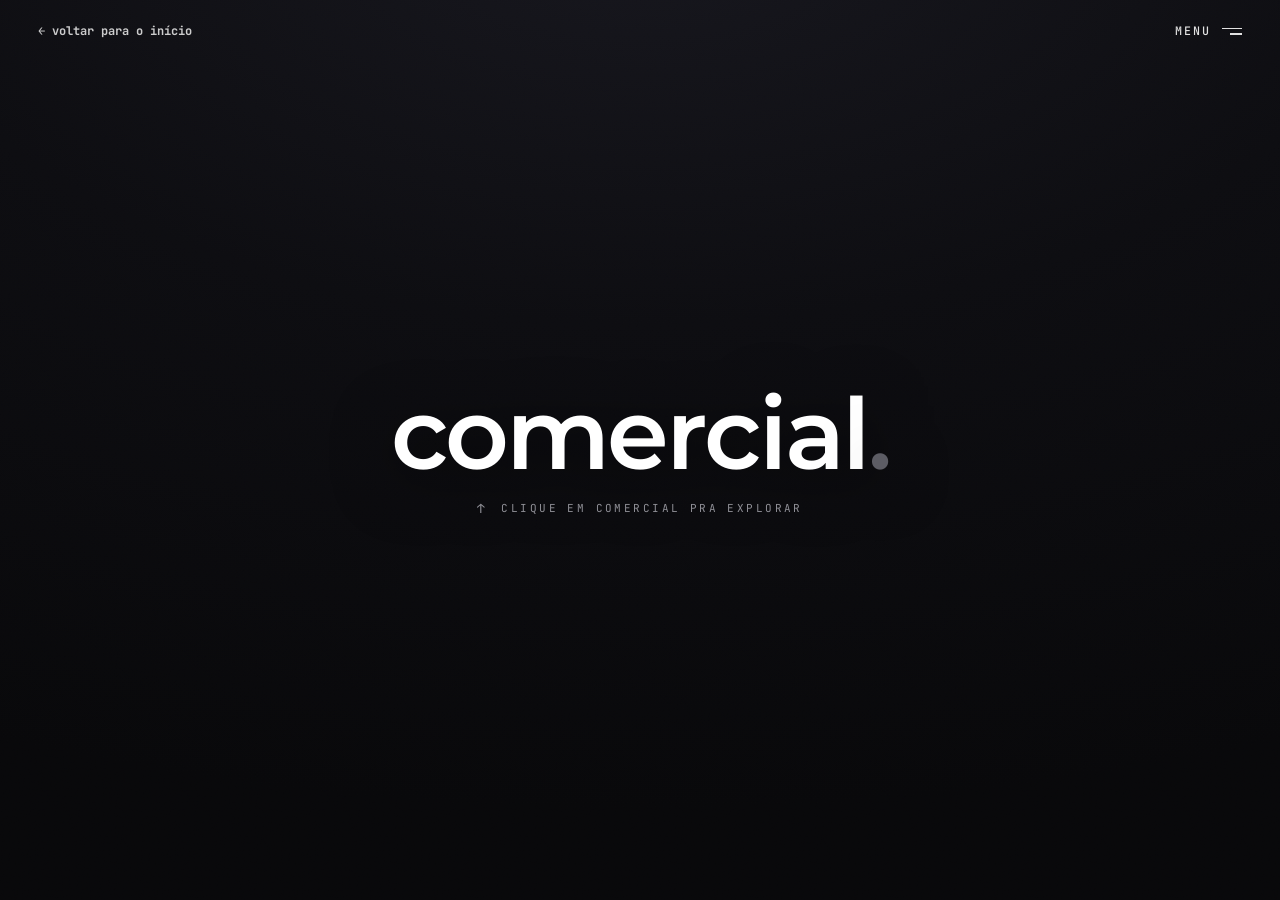
<file: comercial.html>
<!DOCTYPE html>
<html lang="pt-BR">
<head>
  <meta charset="UTF-8">
  <meta name="viewport" content="width=device-width, initial-scale=1.0">
  <meta name="theme-color" content="#0a0a0a">
  <title>comercial · nuclê</title>
  <meta name="description" content="nuclê / comercial. Clique e explore as frentes: prospecção, qualificação, proposta, negociação e fechamento.">
  <link rel="icon" href="data:image/svg+xml,%3Csvg xmlns='http://www.w3.org/2000/svg' viewBox='0 0 100 100'%3E%3Crect width='100' height='100' fill='%230a0a0a'/%3E%3Ctext x='50' y='66' font-family='monospace' font-size='58' font-weight='800' text-anchor='middle' fill='white'%3En%3C/text%3E%3C/svg%3E">
  <link rel="preconnect" href="https://fonts.googleapis.com">
  <link rel="preconnect" href="https://fonts.gstatic.com" crossorigin>
  <link href="https://fonts.googleapis.com/css2?family=JetBrains+Mono:wght@400;500;700;800&family=Montserrat:wght@300;400;500;600;700&display=swap" rel="stylesheet">
  <link rel="stylesheet" href="assets/comercial.css?v=39">
</head>
<body>
  <div class="bg" aria-hidden="true"></div>
  <div class="grain" aria-hidden="true"></div>

  <a class="back" href="index.html" aria-label="Voltar para a página inicial"><span class="word">← voltar para o início</span></a>
  <a class="to-menu" href="index.html#menu" aria-label="Abrir o menu de seções">menu <span class="tm-bars" aria-hidden="true"><i></i><i></i></span></a>

  <main class="ex" id="ex" aria-label="Comercial da nuclê">
    <div class="ex-ghost" aria-hidden="true"><span id="exGhost"></span></div>

    <div class="core">
      <button class="core-word" id="core" type="button" aria-label="Explorar as frentes do comercial">comercial<span class="dot">.</span></button>
      <span class="core-hint"><span class="hint-up" aria-hidden="true">↑</span> clique em comercial pra explorar</span>
    </div>

    <nav class="line" id="line" aria-label="Frentes do comercial">
      <button class="node" type="button"><span class="node-in">prospecção</span></button>
      <button class="node" type="button"><span class="node-in">qualificação</span></button>
      <button class="node" type="button"><span class="node-in">proposta</span></button>
      <button class="node" type="button"><span class="node-in">negociação</span></button>
      <button class="node" type="button"><span class="node-in">fechamento</span></button>
    </nav>

    <div class="readout" id="readout" aria-live="polite">
      <div class="readout-in" id="readoutIn">
        <p class="r-text" id="rText"></p>
      </div>
    </div>

    <div class="cta">
      <a class="cta-btn" href="https://wa.me/5519993832455?text=Ol%C3%A1%2C%20vim%20pelo%20site%20da%20nucl%C3%AA." target="_blank" rel="noopener">falar com a nuclê <span class="cta-arrow" aria-hidden="true">→</span></a>
    </div>
  </main>

  <script src="assets/comercial.js?v=19" defer></script>
  <script src="assets/nav.js?v=1" defer></script>
</body>
</html>
</file>
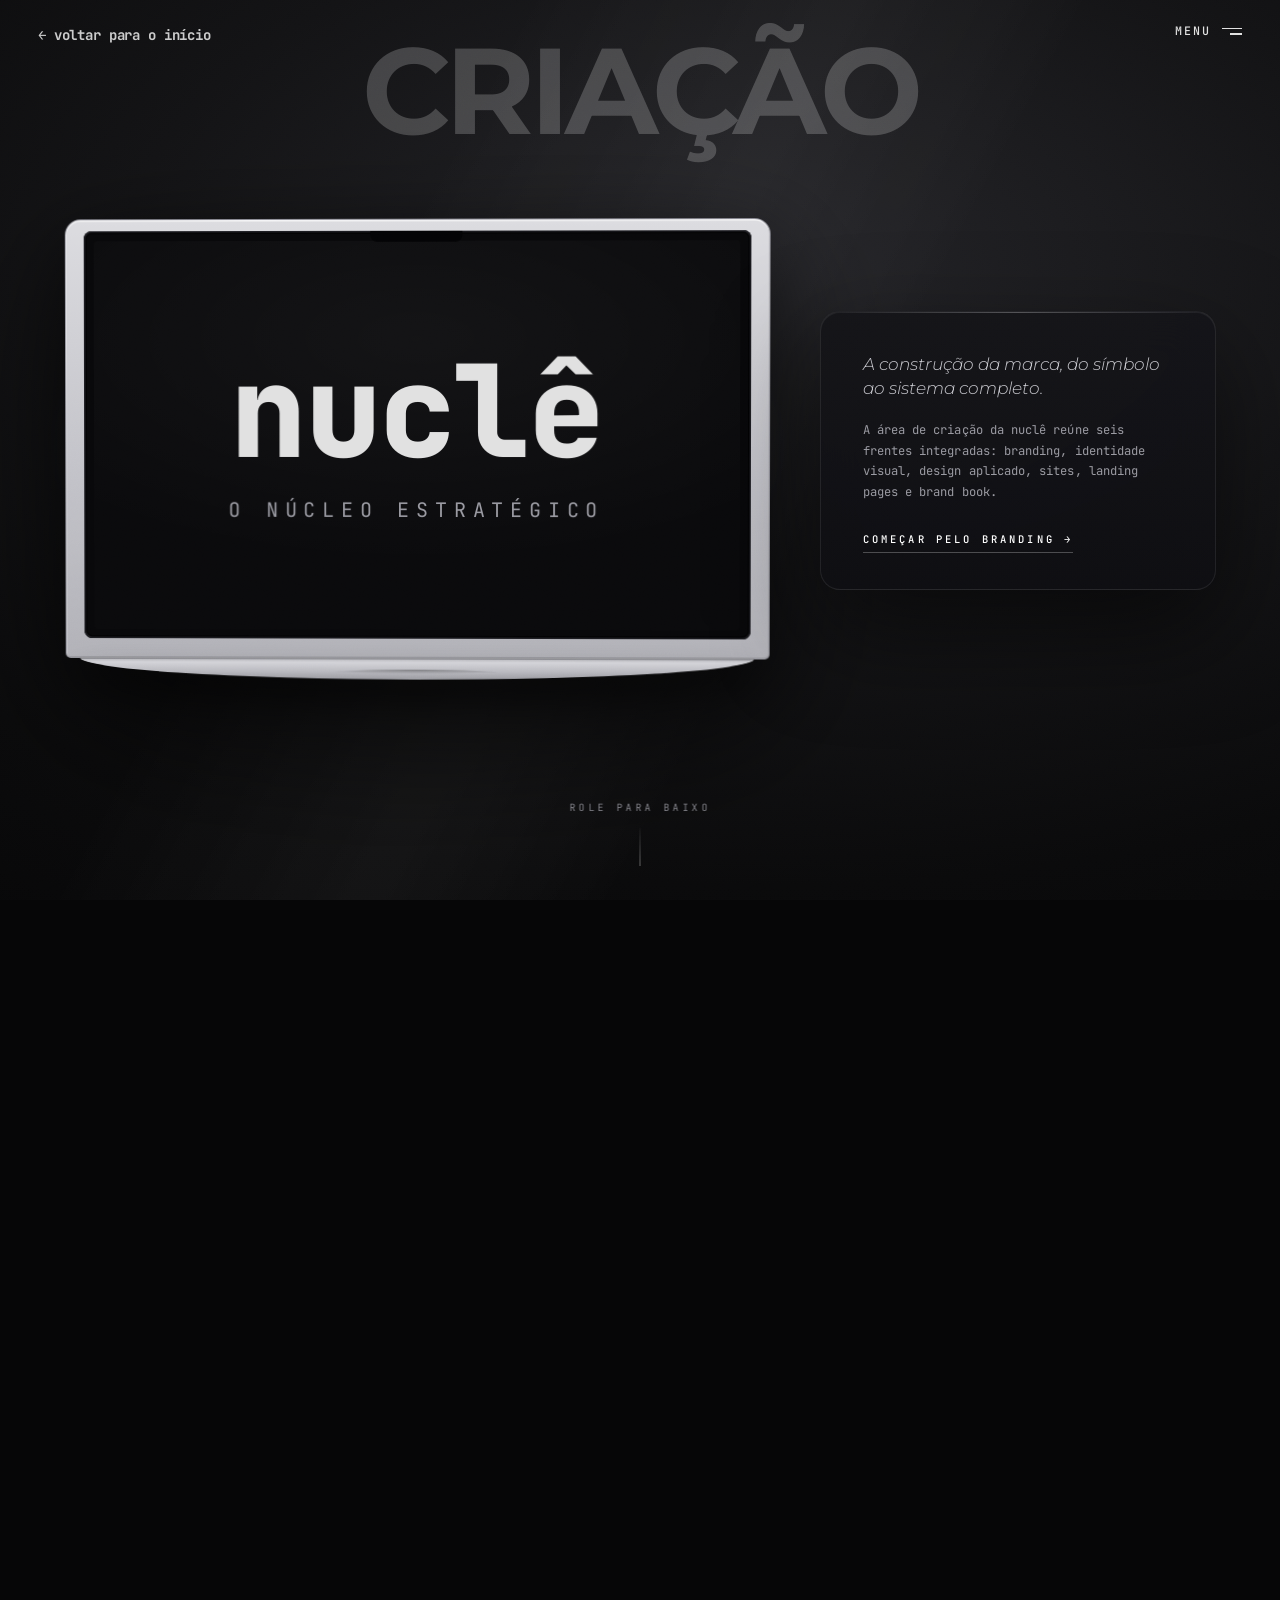
<file: criacao.html>
<!DOCTYPE html>
<html lang="pt-BR">
<head>
  <meta charset="UTF-8">
  <meta name="viewport" content="width=device-width, initial-scale=1.0">
  <meta name="theme-color" content="#0a0a0a">
  <title>criação · nuclê</title>
  <meta name="description" content="nuclê / criação. Branding, identidade visual, design, sites, landing pages e brand book.">
  <link rel="icon" href="data:image/svg+xml,%3Csvg xmlns='http://www.w3.org/2000/svg' viewBox='0 0 100 100'%3E%3Crect width='100' height='100' fill='%230a0a0a'/%3E%3Ctext x='50' y='66' font-family='monospace' font-size='58' font-weight='800' text-anchor='middle' fill='white'%3En%3C/text%3E%3C/svg%3E">
  <link rel="preconnect" href="https://fonts.googleapis.com">
  <link rel="preconnect" href="https://fonts.gstatic.com" crossorigin>
  <link href="https://fonts.googleapis.com/css2?family=JetBrains+Mono:wght@400;500;700;800&family=Montserrat:wght@300;400;500;600;700&display=swap" rel="stylesheet">
  <link rel="stylesheet" href="assets/criacao.css?v=10">
</head>
<body>
  <div class="bg" aria-hidden="true"></div>
  <div class="grain" aria-hidden="true"></div>
  <div class="progress" id="progress" aria-hidden="true"></div>

  <a class="back" href="index.html" aria-label="Voltar para a página inicial"><span class="word">← voltar para o início</span></a>
  <a class="to-menu" href="index.html#menu" aria-label="Abrir o menu de seções">menu <span class="tm-bars" aria-hidden="true"><i></i><i></i></span></a>

  <h1 class="bigname" id="bigname">CRIAÇÃO</h1>

  <main class="scene" aria-hidden="false">
    <div class="stage">
      <div class="device" id="device">
        <div class="mb-frame">
          <div class="mb-notch"></div>
          <div class="screen" id="screen"></div>
        </div>
        <div class="mb-base"></div>
      </div>
    </div>

    <aside class="panel">
      <div class="panel-card" id="card"></div>
    </aside>
  </main>

  <div class="scroll-hint" id="scrollHint" aria-hidden="true">
    <span class="sh-label">role para baixo</span>
    <span class="sh-arrow"></span>
  </div>

  <div class="spacer" id="spacer">
    <section><h2 class="sr">Criação — nuclê</h2></section>
  </div>

  <script src="assets/criacao.js?v=4" defer></script>
  <script src="assets/nav.js?v=1" defer></script>
</body>
</html>
</file>
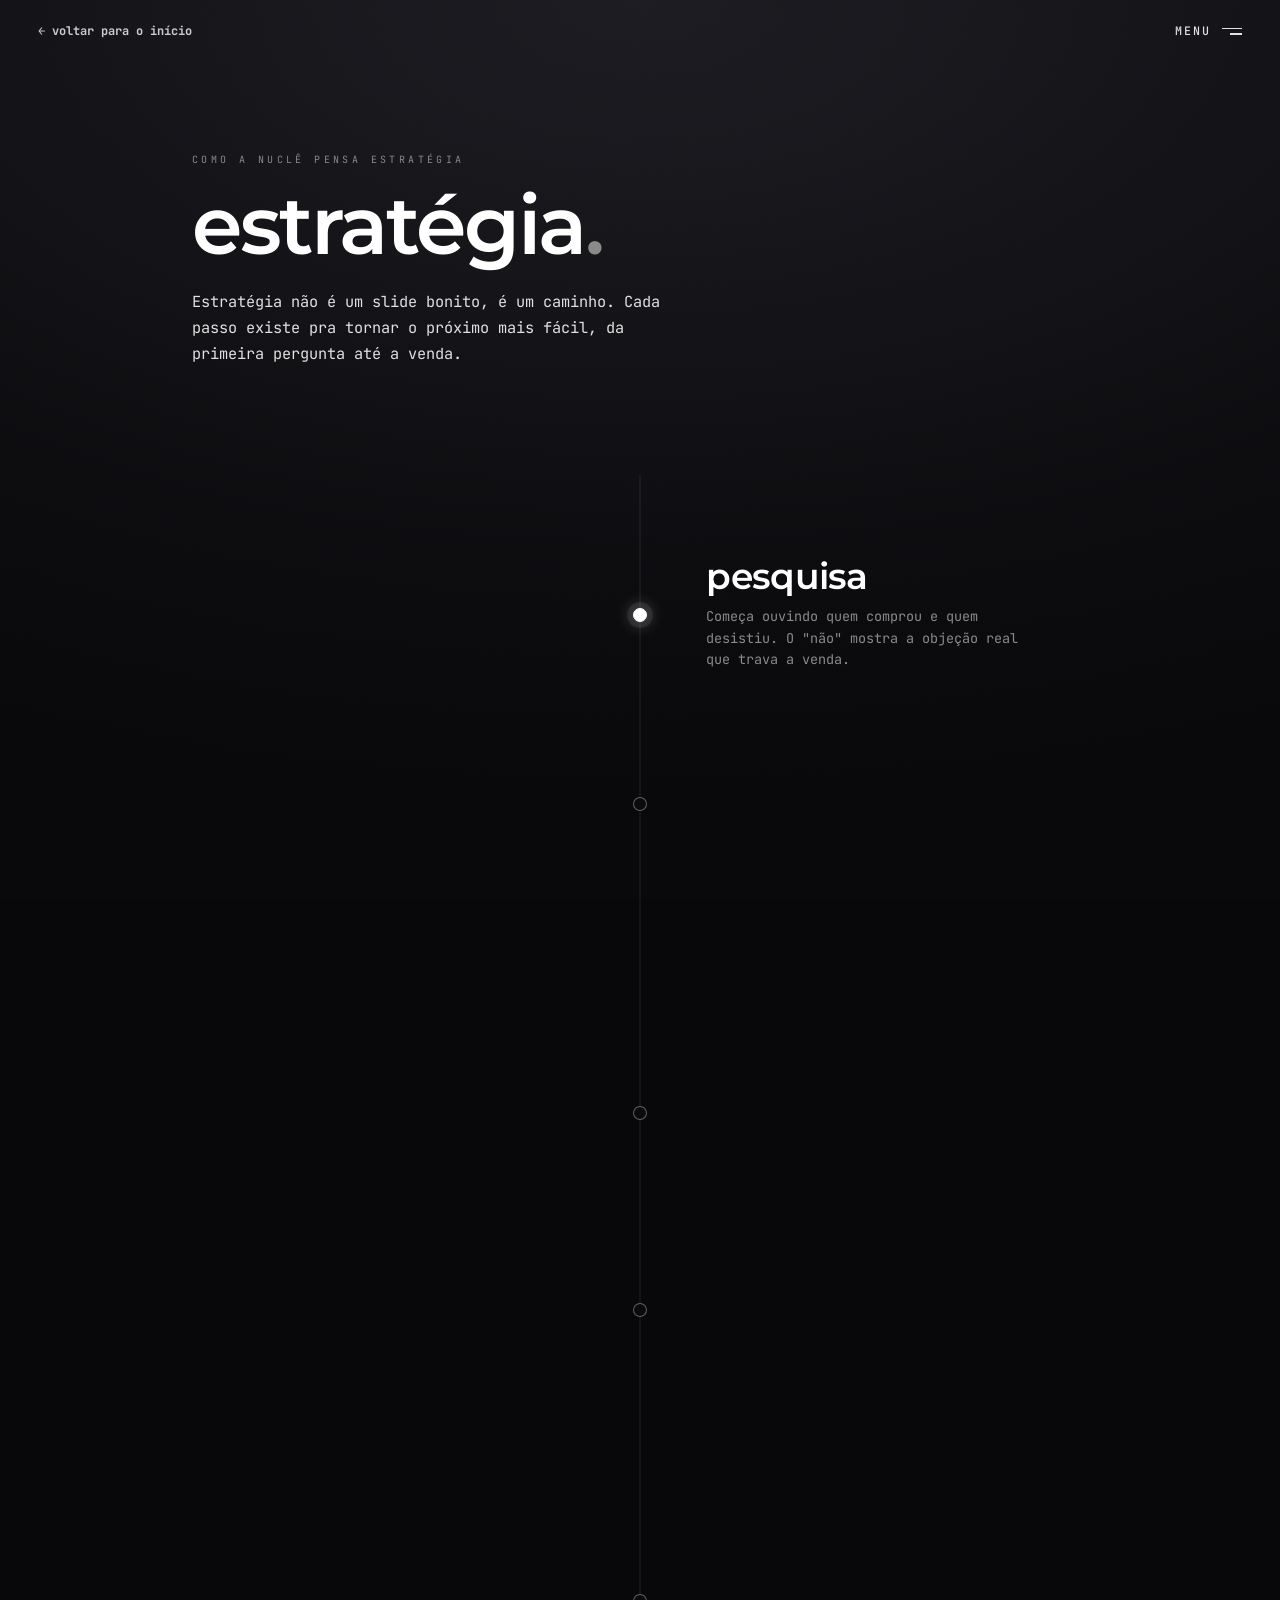
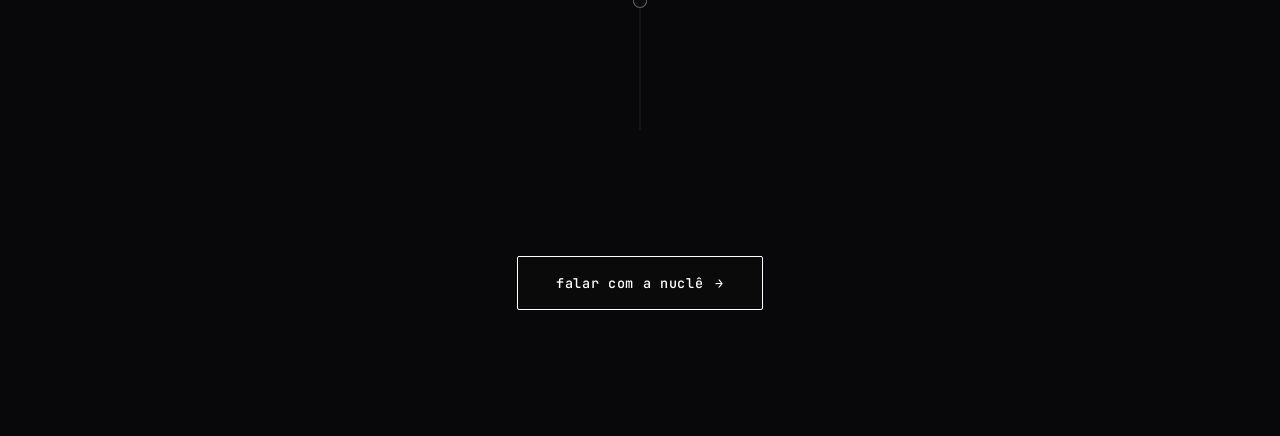
<file: estrategia.html>
<!DOCTYPE html>
<html lang="pt-BR">
<head>
  <meta charset="UTF-8">
  <meta name="viewport" content="width=device-width, initial-scale=1.0">
  <meta name="theme-color" content="#0a0a0a">
  <title>estratégia · nuclê</title>
  <meta name="description" content="nuclê / estratégia. O caminho da nuclê: pesquisa, posicionamento, inteligência competitiva, planejamento e vendas B2B.">
  <link rel="icon" href="data:image/svg+xml,%3Csvg xmlns='http://www.w3.org/2000/svg' viewBox='0 0 100 100'%3E%3Crect width='100' height='100' fill='%230a0a0a'/%3E%3Ctext x='50' y='66' font-family='monospace' font-size='58' font-weight='800' text-anchor='middle' fill='white'%3En%3C/text%3E%3C/svg%3E">
  <link rel="preconnect" href="https://fonts.googleapis.com">
  <link rel="preconnect" href="https://fonts.gstatic.com" crossorigin>
  <link href="https://fonts.googleapis.com/css2?family=JetBrains+Mono:wght@400;500;700;800&family=Montserrat:wght@300;400;500;600;700&display=swap" rel="stylesheet">
  <link rel="stylesheet" href="assets/estrategia.css?v=10">
</head>
<body>
  <div class="bg" aria-hidden="true"></div>
  <div class="grain" aria-hidden="true"></div>

  <a class="back" href="index.html" aria-label="Voltar para a página inicial"><span class="word">← voltar para o início</span></a>
  <a class="to-menu" href="index.html#menu" aria-label="Abrir o menu de seções">menu <span class="tm-bars" aria-hidden="true"><i></i><i></i></span></a>

  <main>
    <span class="kicker">como a nuclê pensa estratégia</span>
    <h1 class="title">estratégia<span class="dot">.</span></h1>
    <p class="lead">Estratégia não é um slide bonito, é um caminho. Cada passo existe pra tornar o próximo mais fácil, da primeira pergunta até a venda.</p>

    <div class="route" id="route">
      <div class="route-prog" id="routeProg"></div>

      <div class="stop">
        <span class="dot"></span>
        <div class="content">
          <h2 class="c-name">pesquisa</h2>
          <p class="c-desc">Começa ouvindo quem comprou e quem desistiu. O "não" mostra a objeção real que trava a venda.</p>
        </div>
      </div>
      <div class="stop">
        <span class="dot"></span>
        <div class="content">
          <h2 class="c-name">posicionamento</h2>
          <p class="c-desc">Decidir o que a marca não vai ser. Quem fala com todo mundo não fica na cabeça de ninguém.</p>
        </div>
      </div>
      <div class="stop">
        <span class="dot"></span>
        <div class="content">
          <h2 class="c-name">inteligência competitiva</h2>
          <p class="c-desc">Escutar o que todos dizem igual. No clichê repetido está o espaço que ninguém ocupou.</p>
        </div>
      </div>
      <div class="stop">
        <span class="dot"></span>
        <div class="content">
          <h2 class="c-name">planejamento</h2>
          <p class="c-desc">Cabe em uma página: três prioridades, quem executa e quando entrega. Sem prazo é só opinião.</p>
        </div>
      </div>
      <div class="stop">
        <span class="dot"></span>
        <div class="content">
          <h2 class="c-name">vendas B2B</h2>
          <p class="c-desc">O funil desenhado até o fim: marketing e comercial no mesmo time, com a mesma meta.</p>
        </div>
      </div>
    </div>

    <div class="cta">
      <a class="cta-btn" href="https://wa.me/5519993832455?text=Ol%C3%A1%2C%20vim%20pelo%20site%20da%20nucl%C3%AA." target="_blank" rel="noopener">falar com a nuclê <span class="cta-arrow" aria-hidden="true">→</span></a>
    </div>
  </main>

  <script src="assets/estrategia.js?v=3" defer></script>
  <script src="assets/nav.js?v=1" defer></script>
</body>
</html>
</file>
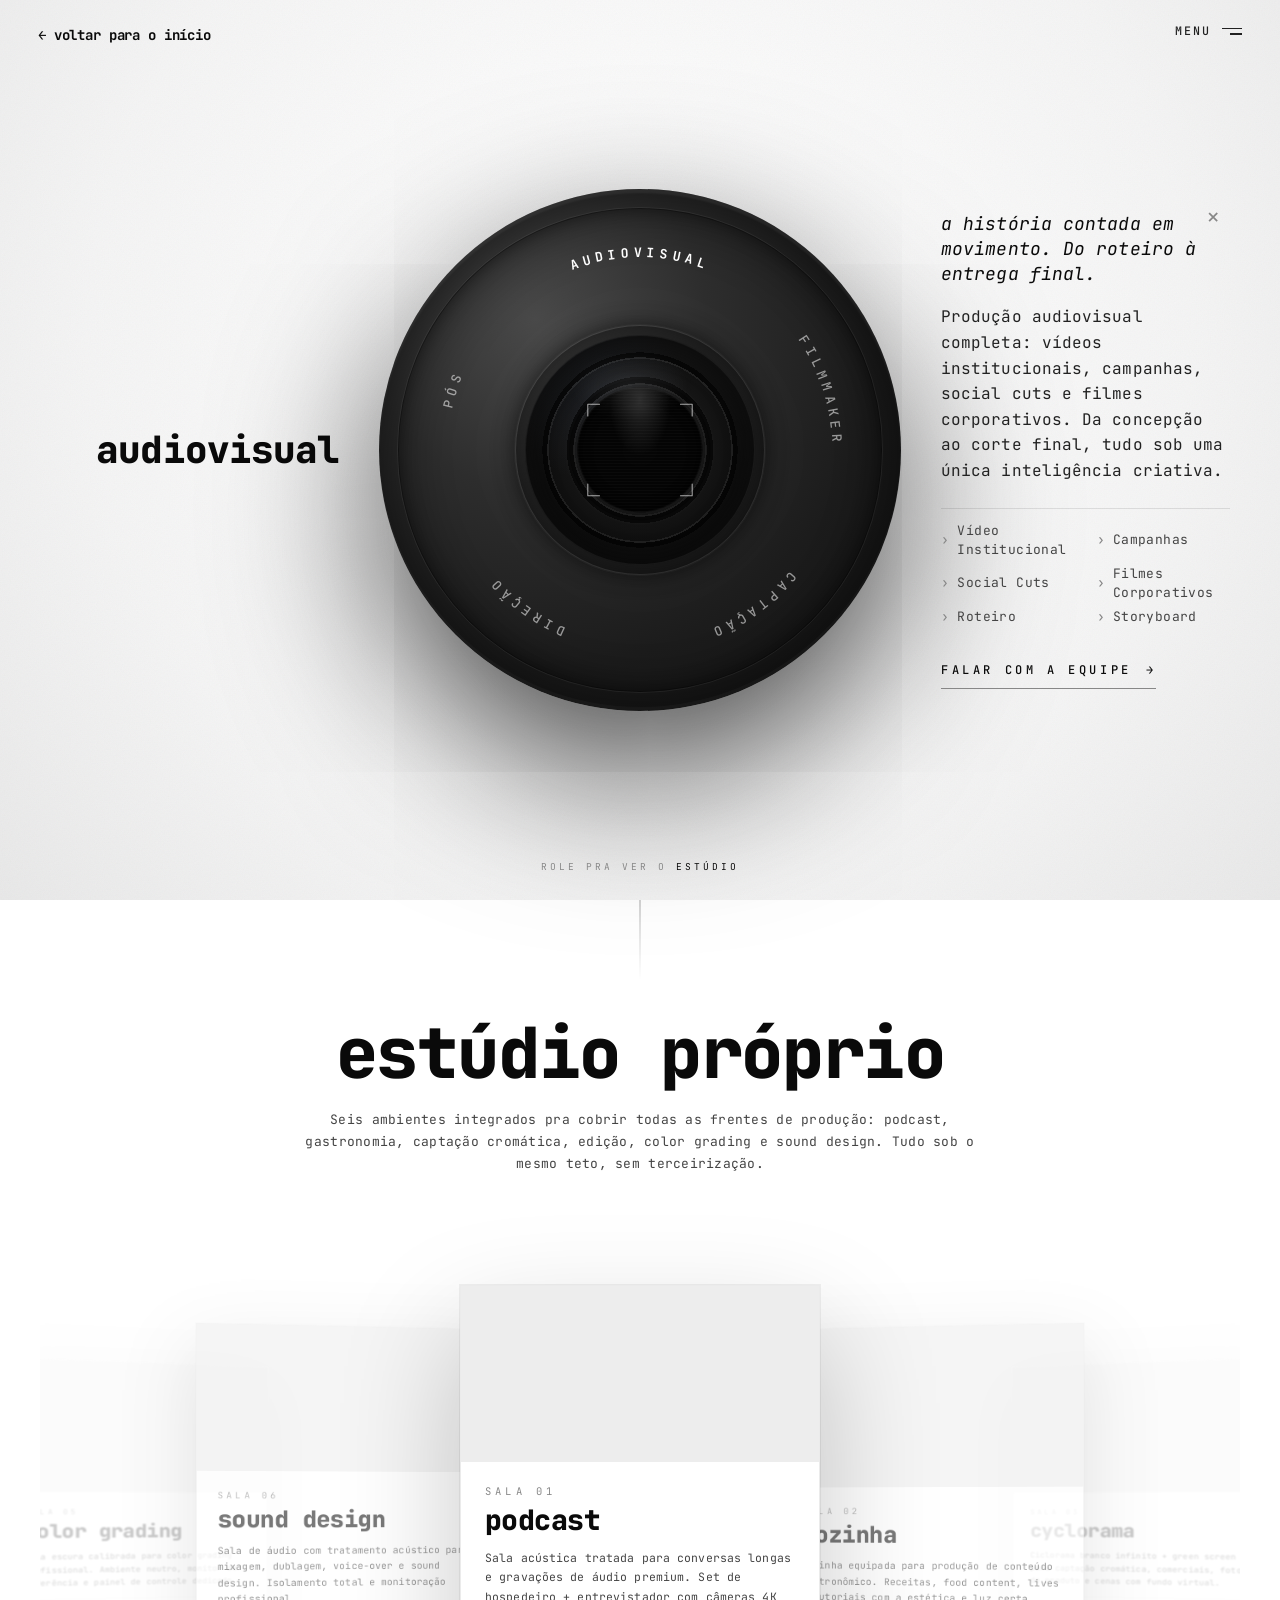
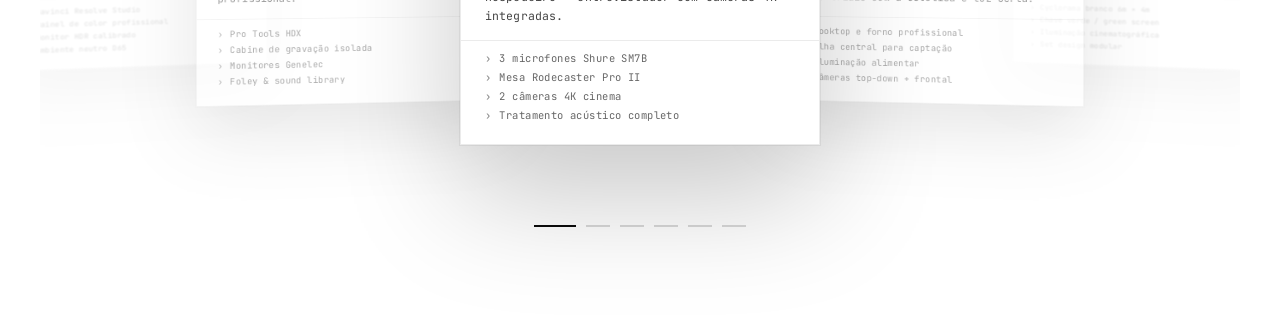
<file: estudio.html>
<!DOCTYPE html>
<html lang="pt-BR">
<head>
  <meta charset="UTF-8">
  <meta name="viewport" content="width=device-width, initial-scale=1.0">
  <meta name="theme-color" content="#0a0a0a">
  <title>estúdio · nuclê</title>
  <meta name="description" content="nuclê / estúdio. Audiovisual, identidade, digital e social. Da concepção à entrega final, sob uma única inteligência criativa.">
  <link rel="icon" href="data:image/svg+xml,%3Csvg xmlns='http://www.w3.org/2000/svg' viewBox='0 0 100 100'%3E%3Crect width='100' height='100' fill='%230a0a0a'/%3E%3Ctext x='50' y='66' font-family='monospace' font-size='58' font-weight='800' text-anchor='middle' fill='white'%3En%3C/text%3E%3C/svg%3E">
  <link rel="preconnect" href="https://fonts.googleapis.com">
  <link rel="preconnect" href="https://fonts.gstatic.com" crossorigin>
  <link rel="preconnect" href="https://picsum.photos">
  <link href="https://fonts.googleapis.com/css2?family=JetBrains+Mono:wght@400;500;700;800&family=Montserrat:wght@300;400;500;600&display=swap" rel="stylesheet">
  <link rel="stylesheet" href="assets/estudio.css?v=7">
</head>
<body>
  <div class="grain" aria-hidden="true"></div>

  <a class="back" href="index.html" aria-label="Voltar para a página inicial"><span class="word">← voltar para o início</span></a>
  <a class="to-menu" href="index.html#menu" aria-label="Abrir o menu de seções">menu <span class="tm-bars" aria-hidden="true"><i></i><i></i></span></a>

  <main class="stage">
    <!-- LADO ESQUERDO: nome do segmento ativo -->
    <aside class="info-side info-left">
      <h1 class="info-name" id="infoName">audiovisual</h1>
    </aside>

    <!-- CENTRO: câmera -->
    <div class="cam" id="cam" aria-label="Câmera. Clique numa seção pra focar nela.">
      <div class="cam-body"></div>
      <div class="cam-glass" aria-hidden="true"></div>

      <div class="cam-inner">
        <div class="frame active" data-id="audiovisual"
             style="background-image:url('https://picsum.photos/id/1043/600/600?grayscale')"></div>
        <div class="frame" data-id="filmmaker"
             style="background-image:url('https://picsum.photos/id/1031/600/600?grayscale')"></div>
        <div class="frame" data-id="captacao"
             style="background-image:url('https://picsum.photos/id/1024/600/600?grayscale')"></div>
        <div class="frame" data-id="direcao"
             style="background-image:url('https://picsum.photos/id/1019/600/600?grayscale')"></div>
        <div class="frame" data-id="pos"
             style="background-image:url('https://picsum.photos/id/1015/600/600?grayscale')"></div>
      </div>

      <svg class="cam-svg" id="camSvg" viewBox="0 0 800 800" aria-hidden="true">
        <defs>
          <path id="arc0" d="M 226.5,161.3 A 295,295 0 0,1 573.5,161.3" fill="none"/>
          <path id="arc1" d="M 573.5,161.3 A 295,295 0 0,1 680.5,491.2" fill="none"/>
          <path id="arc2" d="M 680.5,491.2 A 295,295 0 0,1 400,695"     fill="none"/>
          <path id="arc3" d="M 400,695 A 295,295 0 0,1 119.5,491.2"     fill="none"/>
          <path id="arc4" d="M 119.5,491.2 A 295,295 0 0,1 226.5,161.3" fill="none"/>
        </defs>

        <g class="bracket">
          <path d="M 320,330 L 320,348 M 320,330 L 338,330"/>
          <path d="M 480,330 L 480,348 M 480,330 L 462,330"/>
          <path d="M 320,470 L 320,452 M 320,470 L 338,470"/>
          <path d="M 480,470 L 480,452 M 480,470 L 462,470"/>
        </g>

        <g class="segment active" data-idx="0">
          <path class="hit" d="M 164.8,76.4 A 400,400 0 0,1 635.2,76.4 L 517.6,238.2 A 200,200 0 0,0 282.4,238.2 Z"/>
          <text class="ring-label"><textPath href="#arc0" startOffset="50%" text-anchor="middle">AUDIOVISUAL</textPath></text>
        </g>
        <g class="segment" data-idx="1">
          <path class="hit" d="M 635.2,76.4 A 400,400 0 0,1 780.4,523.6 L 590.2,461.8 A 200,200 0 0,0 517.6,238.2 Z"/>
          <text class="ring-label"><textPath href="#arc1" startOffset="50%" text-anchor="middle">FILMMAKER</textPath></text>
        </g>
        <g class="segment" data-idx="2">
          <path class="hit" d="M 780.4,523.6 A 400,400 0 0,1 400,800 L 400,600 A 200,200 0 0,0 590.2,461.8 Z"/>
          <text class="ring-label"><textPath href="#arc2" startOffset="50%" text-anchor="middle">CAPTAÇÃO</textPath></text>
        </g>
        <g class="segment" data-idx="3">
          <path class="hit" d="M 400,800 A 400,400 0 0,1 19.6,523.6 L 209.8,461.8 A 200,200 0 0,0 400,600 Z"/>
          <text class="ring-label"><textPath href="#arc3" startOffset="50%" text-anchor="middle">DIREÇÃO</textPath></text>
        </g>
        <g class="segment" data-idx="4">
          <path class="hit" d="M 19.6,523.6 A 400,400 0 0,1 164.8,76.4 L 282.4,238.2 A 200,200 0 0,0 209.8,461.8 Z"/>
          <text class="ring-label"><textPath href="#arc4" startOffset="50%" text-anchor="middle">PÓS</textPath></text>
        </g>
      </svg>
    </div>

    <!-- LADO DIREITO: descrição do segmento ativo -->
    <aside class="info-side info-right">
      <button class="info-x" id="infoCloseBtn" type="button" aria-label="Fechar seleção">×</button>
      <p class="info-tagline" id="infoTagline">a história contada em movimento. Do roteiro à entrega final.</p>
      <p class="info-desc" id="infoDesc">Produção audiovisual completa: vídeos institucionais, campanhas, social cuts e filmes corporativos. Da concepção ao corte final, tudo sob uma única inteligência criativa.</p>
      <ul class="info-items" id="infoItems">
        <li>Vídeo Institucional</li>
        <li>Campanhas</li>
        <li>Social Cuts</li>
        <li>Filmes Corporativos</li>
        <li>Roteiro</li>
        <li>Storyboard</li>
      </ul>
      <button class="info-cta" type="button">falar com a equipe <span class="arr">→</span></button>
    </aside>

    <div class="cam-hint">role pra ver o <span>estúdio</span></div>
  </main>

  <!-- SEÇÃO ESTÚDIO PRÓPRIO (carrossel de 6 salas) -->
  <section class="studio-section" id="studioSection">
    <div class="studio-intro">
      <h2>estúdio próprio</h2>
      <p class="lead">Seis ambientes integrados pra cobrir todas as frentes de produção: podcast, gastronomia, captação cromática, edição, color grading e sound design. Tudo sob o mesmo teto, sem terceirização.</p>
    </div>

    <div class="rooms-carousel" id="roomsCarousel">
      <article class="room-card" data-idx="0">
        <div class="room-photo" style="background-image:url('https://picsum.photos/id/1062/600/400?grayscale')"></div>
        <div class="room-meta">
          <span class="room-num">Sala 01</span>
          <span class="room-name">podcast</span>
        </div>
        <p class="room-desc">Sala acústica tratada para conversas longas e gravações de áudio premium. Set de hospedeiro + entrevistador com câmeras 4K integradas.</p>
        <ul class="room-specs">
          <li>3 microfones Shure SM7B</li>
          <li>Mesa Rodecaster Pro II</li>
          <li>2 câmeras 4K cinema</li>
          <li>Tratamento acústico completo</li>
        </ul>
      </article>

      <article class="room-card" data-idx="1">
        <div class="room-photo" style="background-image:url('https://picsum.photos/id/292/600/400?grayscale')"></div>
        <div class="room-meta">
          <span class="room-num">Sala 02</span>
          <span class="room-name">cozinha</span>
        </div>
        <p class="room-desc">Cozinha equipada para produção de conteúdo gastronômico. Receitas, food content, lives e tutoriais com a estética e luz certa.</p>
        <ul class="room-specs">
          <li>Cooktop e forno profissional</li>
          <li>Ilha central para captação</li>
          <li>Iluminação alimentar</li>
          <li>Câmeras top-down + frontal</li>
        </ul>
      </article>

      <article class="room-card" data-idx="2">
        <div class="room-photo" style="background-image:url('https://picsum.photos/id/96/600/400?grayscale')"></div>
        <div class="room-meta">
          <span class="room-num">Sala 03</span>
          <span class="room-name">cyclorama</span>
        </div>
        <p class="room-desc">Ciclorama branco infinito + green screen para captação cromática, comerciais, fotos de produto e cenas com fundo virtual.</p>
        <ul class="room-specs">
          <li>Cyclorama branco 6m × 4m</li>
          <li>Chave verde / green screen</li>
          <li>Iluminação cinematográfica</li>
          <li>Set design modular</li>
        </ul>
      </article>

      <article class="room-card" data-idx="3">
        <div class="room-photo" style="background-image:url('https://picsum.photos/id/180/600/400?grayscale')"></div>
        <div class="room-meta">
          <span class="room-num">Sala 04</span>
          <span class="room-name">edição</span>
        </div>
        <p class="room-desc">Sala de edição com estações dedicadas para corte, finalização e revisão. Workflow integrado entre captação e entrega.</p>
        <ul class="room-specs">
          <li>Davinci Resolve / Premiere</li>
          <li>Workstations Mac + PC</li>
          <li>Monitor de referência 4K</li>
          <li>Storage RAID compartilhado</li>
        </ul>
      </article>

      <article class="room-card" data-idx="4">
        <div class="room-photo" style="background-image:url('https://picsum.photos/id/335/600/400?grayscale')"></div>
        <div class="room-meta">
          <span class="room-num">Sala 05</span>
          <span class="room-name">color grading</span>
        </div>
        <p class="room-desc">Sala escura calibrada para color grading profissional. Ambiente neutro, monitor de referência e painel de controle dedicado.</p>
        <ul class="room-specs">
          <li>Davinci Resolve Studio</li>
          <li>Painel de color profissional</li>
          <li>Monitor HDR calibrado</li>
          <li>Ambiente neutro D65</li>
        </ul>
      </article>

      <article class="room-card" data-idx="5">
        <div class="room-photo" style="background-image:url('https://picsum.photos/id/452/600/400?grayscale')"></div>
        <div class="room-meta">
          <span class="room-num">Sala 06</span>
          <span class="room-name">sound design</span>
        </div>
        <p class="room-desc">Sala de áudio com tratamento acústico para mixagem, dublagem, voice-over e sound design. Isolamento total e monitoração profissional.</p>
        <ul class="room-specs">
          <li>Pro Tools HDX</li>
          <li>Cabine de gravação isolada</li>
          <li>Monitores Genelec</li>
          <li>Foley & sound library</li>
        </ul>
      </article>
    </div>

    <div class="room-dots" id="roomDots" role="tablist" aria-label="Selecionar sala">
      <span class="room-dot active" data-idx="0" role="tab" aria-label="Sala 01"></span>
      <span class="room-dot" data-idx="1" role="tab" aria-label="Sala 02"></span>
      <span class="room-dot" data-idx="2" role="tab" aria-label="Sala 03"></span>
      <span class="room-dot" data-idx="3" role="tab" aria-label="Sala 04"></span>
      <span class="room-dot" data-idx="4" role="tab" aria-label="Sala 05"></span>
      <span class="room-dot" data-idx="5" role="tab" aria-label="Sala 06"></span>
    </div>
  </section>

  <script src="assets/estudio.js?v=3" defer></script>
  <script src="assets/nav.js?v=1" defer></script>
</body>
</html>
</file>
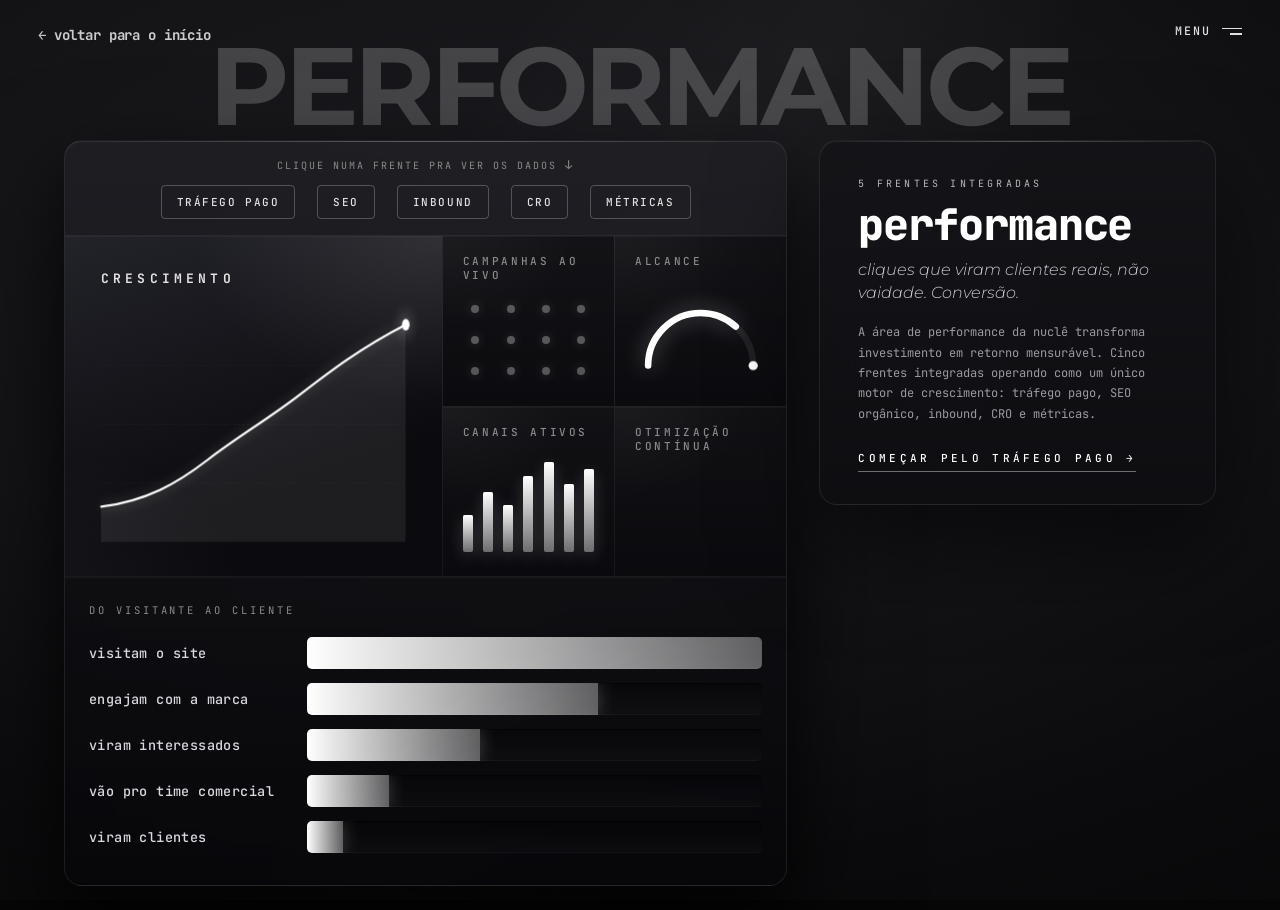
<file: performance.html>
<!DOCTYPE html>
<html lang="pt-BR">
<head>
  <meta charset="UTF-8">
  <meta name="viewport" content="width=device-width, initial-scale=1.0">
  <meta name="theme-color" content="#0a0a0a">
  <title>performance · nuclê</title>
  <meta name="description" content="nuclê / performance. Tráfego Pago, SEO, Inbound Marketing, CRO e Métricas. Cliques que viram clientes reais.">
  <link rel="icon" href="data:image/svg+xml,%3Csvg xmlns='http://www.w3.org/2000/svg' viewBox='0 0 100 100'%3E%3Crect width='100' height='100' fill='%230a0a0a'/%3E%3Ctext x='50' y='66' font-family='monospace' font-size='58' font-weight='800' text-anchor='middle' fill='white'%3En%3C/text%3E%3C/svg%3E">
  <link rel="preconnect" href="https://fonts.googleapis.com">
  <link rel="preconnect" href="https://fonts.gstatic.com" crossorigin>
  <link href="https://fonts.googleapis.com/css2?family=JetBrains+Mono:wght@400;500;700;800&family=Montserrat:wght@300;400;500;600;700&display=swap" rel="stylesheet">
  <link rel="stylesheet" href="assets/performance.css?v=7">
</head>
<body>
  <div class="bg" aria-hidden="true"></div>
  <div class="grain" aria-hidden="true"></div>

  <a class="back" href="index.html" aria-label="Voltar para a página inicial"><span class="word">← voltar para o início</span></a>
  <a class="to-menu" href="index.html#menu" aria-label="Abrir o menu de seções">menu <span class="tm-bars" aria-hidden="true"><i></i><i></i></span></a>

  <h1 class="bigname" id="bigname">PERFORMANCE</h1>

  <main class="stage">
    <!-- DASHBOARD VISUAL (sem números) -->
    <section class="dash" id="dash" data-profile="default" aria-label="Dashboard visual de performance">
      <!-- NAV DAS 5 FRENTES -->
      <header class="dash-bar">
        <span class="dash-hint">clique numa frente pra ver os dados <span class="dh-arrow" aria-hidden="true">↓</span></span>
        <nav class="dash-nav" id="dashNav" aria-label="Frentes de performance">
          <button class="dn-tab" type="button" data-id="trafego">tráfego pago</button>
          <button class="dn-tab" type="button" data-id="seo">SEO</button>
          <button class="dn-tab" type="button" data-id="inbound">inbound</button>
          <button class="dn-tab" type="button" data-id="cro">CRO</button>
          <button class="dn-tab" type="button" data-id="metricas">métricas</button>
        </nav>
      </header>

      <!-- VISUAIS ABSTRATOS -->
      <div class="visuals">
        <!-- HERO: Gráfico que muda por perfil -->
        <article class="viz viz-hero" id="vizHero" data-profile="default">
          <span class="viz-label" id="vizHeroLabel">crescimento</span>
          <div class="viz-area">

            <!-- Default — linha ascendente suave -->
            <svg class="viz-svg" data-for="default" viewBox="0 0 400 200" preserveAspectRatio="none" aria-hidden="true">
              <line class="g-grid" x1="0" y1="50" x2="400" y2="50"/>
              <line class="g-grid" x1="0" y1="100" x2="400" y2="100"/>
              <line class="g-grid" x1="0" y1="150" x2="400" y2="150"/>
              <path class="g-fill" d="M 0 170 C 60 165, 100 150, 140 130 C 180 110, 220 95, 260 75 C 300 55, 340 35, 400 15 L 400 200 L 0 200 Z"/>
              <path class="g-line" d="M 0 170 C 60 165, 100 150, 140 130 C 180 110, 220 95, 260 75 C 300 55, 340 35, 400 15"/>
              <circle class="g-pulse" cx="400" cy="15" r="5"/>
              <circle class="g-pulse-ring" cx="400" cy="15" r="5"/>
            </svg>

            <!-- Tráfego Pago — barras de campanhas múltiplas -->
            <svg class="viz-svg" data-for="trafego" viewBox="0 0 400 200" preserveAspectRatio="none" aria-hidden="true">
              <line class="g-grid" x1="0" y1="50" x2="400" y2="50"/>
              <line class="g-grid" x1="0" y1="100" x2="400" y2="100"/>
              <line class="g-grid" x1="0" y1="150" x2="400" y2="150"/>
              <g class="g-bars">
                <rect class="g-bar" x="20"  y="120" width="44" height="70"/>
                <rect class="g-bar" x="84"  y="80"  width="44" height="110"/>
                <rect class="g-bar" x="148" y="40"  width="44" height="150"/>
                <rect class="g-bar" x="212" y="100" width="44" height="90"/>
                <rect class="g-bar" x="276" y="20"  width="44" height="170"/>
                <rect class="g-bar" x="340" y="70"  width="44" height="120"/>
              </g>
            </svg>

            <!-- SEO — curva S exponencial -->
            <svg class="viz-svg" data-for="seo" viewBox="0 0 400 200" preserveAspectRatio="none" aria-hidden="true">
              <line class="g-grid" x1="0" y1="50" x2="400" y2="50"/>
              <line class="g-grid" x1="0" y1="100" x2="400" y2="100"/>
              <line class="g-grid" x1="0" y1="150" x2="400" y2="150"/>
              <path class="g-fill" d="M 0 195 L 60 192 L 120 185 L 170 170 L 215 140 L 255 95 L 295 55 L 340 30 L 400 15 L 400 200 L 0 200 Z"/>
              <path class="g-line" d="M 0 195 L 60 192 L 120 185 L 170 170 L 215 140 L 255 95 L 295 55 L 340 30 L 400 15"/>
              <circle class="g-pulse" cx="400" cy="15" r="5"/>
              <circle class="g-pulse-ring" cx="400" cy="15" r="5"/>
            </svg>

            <!-- Inbound — fluxo de nutrição (4 nós conectados) -->
            <svg class="viz-svg" data-for="inbound" viewBox="0 0 400 200" preserveAspectRatio="none" aria-hidden="true">
              <line class="g-flow-line" x1="60"  y1="160" x2="160" y2="120"/>
              <line class="g-flow-line" x1="160" y1="120" x2="260" y2="80"/>
              <line class="g-flow-line" x1="260" y1="80"  x2="340" y2="40"/>
              <circle class="g-node" cx="60"  cy="160" r="14"/>
              <circle class="g-node" cx="160" cy="120" r="14"/>
              <circle class="g-node" cx="260" cy="80"  r="14"/>
              <circle class="g-node g-node-final" cx="340" cy="40" r="16"/>
              <text class="g-flow-txt" x="60"  y="190">captação</text>
              <text class="g-flow-txt" x="160" y="150">nutrição</text>
              <text class="g-flow-txt" x="260" y="110">qualif.</text>
              <text class="g-flow-txt g-flow-end" x="340" y="20">conversão</text>
            </svg>

            <!-- CRO — duas linhas divergentes A/B -->
            <svg class="viz-svg" data-for="cro" viewBox="0 0 400 200" preserveAspectRatio="none" aria-hidden="true">
              <line class="g-grid" x1="0" y1="50" x2="400" y2="50"/>
              <line class="g-grid" x1="0" y1="100" x2="400" y2="100"/>
              <line class="g-grid" x1="0" y1="150" x2="400" y2="150"/>
              <!-- Variante A (controle) -->
              <path class="g-line g-line-dim" d="M 0 130 C 80 128, 160 130, 240 128 C 320 127, 360 126, 400 125"/>
              <text class="g-ab" x="380" y="118">A</text>
              <!-- Variante B (vencedor) -->
              <path class="g-line" d="M 0 130 C 80 110, 160 80, 240 55 C 320 35, 360 25, 400 18"/>
              <text class="g-ab g-ab-win" x="380" y="10">B</text>
              <circle class="g-pulse" cx="400" cy="18" r="5"/>
              <circle class="g-pulse-ring" cx="400" cy="18" r="5"/>
            </svg>

            <!-- Métricas — grid de sparklines -->
            <svg class="viz-svg" data-for="metricas" viewBox="0 0 400 200" preserveAspectRatio="none" aria-hidden="true">
              <!-- 4 sparklines em grid 2x2 -->
              <g class="g-spark" transform="translate(0,0)">
                <rect class="g-spark-bg" x="10" y="10" width="180" height="80" rx="4"/>
                <path class="g-line g-line-thin" d="M 20 75 L 50 70 L 80 60 L 110 55 L 140 45 L 170 30 L 180 25"/>
                <text class="g-spark-lbl" x="20" y="30">GA4</text>
              </g>
              <g class="g-spark" transform="translate(0,0)">
                <rect class="g-spark-bg" x="210" y="10" width="180" height="80" rx="4"/>
                <path class="g-line g-line-thin" d="M 220 70 L 250 55 L 280 60 L 310 40 L 340 50 L 370 25 L 380 30"/>
                <text class="g-spark-lbl" x="220" y="30">GTM</text>
              </g>
              <g class="g-spark" transform="translate(0,0)">
                <rect class="g-spark-bg" x="10" y="110" width="180" height="80" rx="4"/>
                <path class="g-line g-line-thin" d="M 20 175 L 50 160 L 80 155 L 110 140 L 140 145 L 170 125 L 180 130"/>
                <text class="g-spark-lbl" x="20" y="130">Looker</text>
              </g>
              <g class="g-spark" transform="translate(0,0)">
                <rect class="g-spark-bg" x="210" y="110" width="180" height="80" rx="4"/>
                <path class="g-line g-line-thin" d="M 220 170 L 250 160 L 280 150 L 310 145 L 340 130 L 370 125 L 380 120"/>
                <text class="g-spark-lbl" x="220" y="130">BI</text>
              </g>
            </svg>

          </div>
        </article>

        <!-- LIVE ACTIVITY (SVG muda por perfil via JS) -->
        <article class="viz" id="vizLive">
          <span class="viz-label" id="vizLiveLabel">campanhas ao vivo</span>
          <div class="viz-area" id="vizLiveArea"></div>
        </article>

        <!-- ALCANCE (SVG muda por perfil via JS) -->
        <article class="viz" id="vizReach">
          <span class="viz-label" id="vizReachLabel">alcance</span>
          <div class="viz-area" id="vizReachArea"></div>
        </article>

        <!-- CANAIS / BARRAS (SVG muda por perfil via JS) -->
        <article class="viz" id="vizChannels">
          <span class="viz-label" id="vizChannelsLabel">canais ativos</span>
          <div class="viz-area" id="vizChannelsArea"></div>
        </article>

        <!-- OTIMIZAÇÃO / PULSE (SVG muda por perfil via JS) -->
        <article class="viz" id="vizOpt">
          <span class="viz-label" id="vizOptLabel">otimização contínua</span>
          <div class="viz-area" id="vizOptArea"></div>
        </article>
      </div>

      <!-- FUNIL VISUAL (sem números) -->
      <div class="funnel" aria-label="Funil de conversão">
        <span class="funnel-title">do visitante ao cliente</span>
        <div class="funnel-row">
          <span class="f-label">visitam o site</span>
          <div class="f-bar"></div>
        </div>
        <div class="funnel-row">
          <span class="f-label">engajam com a marca</span>
          <div class="f-bar"></div>
        </div>
        <div class="funnel-row">
          <span class="f-label">viram interessados</span>
          <div class="f-bar"></div>
        </div>
        <div class="funnel-row">
          <span class="f-label">vão pro time comercial</span>
          <div class="f-bar"></div>
        </div>
        <div class="funnel-row">
          <span class="f-label">viram clientes</span>
          <div class="f-bar"></div>
        </div>
      </div>
    </section>

    <!-- PAINEL LATERAL -->
    <aside class="panel" aria-label="Detalhes do serviço">
      <div class="panel-card" id="panelCard">
        <span class="p-eyebrow">5 frentes integradas</span>
        <h2 class="p-name">performance</h2>
        <p class="p-tag">cliques que viram clientes reais, não vaidade. Conversão.</p>
        <p class="p-desc">A área de performance da nuclê transforma investimento em retorno mensurável. Cinco frentes integradas operando como um único motor de crescimento: tráfego pago, SEO orgânico, inbound, CRO e métricas.</p>
        <button class="p-cta" type="button" data-jump="trafego">começar pelo tráfego pago →</button>
      </div>
    </aside>
  </main>


  <script src="assets/performance.js?v=2" defer></script>
  <script src="assets/nav.js?v=1" defer></script>
</body>
</html>
</file>
<file: assets/comercial.css>
:root{
  --preto:#0a0a0a; --branco:#FFFFFF; --cinza:#E1E1E1; --cinza-dim:#8f8f96; --cinza-3:#5c5c64;
  --mono:'JetBrains Mono', ui-monospace, monospace; --sans:'Montserrat', system-ui, sans-serif;
  --linha:rgba(255,255,255,.10); --ease:cubic-bezier(.19,1,.22,1);
}
*{margin:0;padding:0;box-sizing:border-box}
html{scroll-behavior:smooth;overflow-x:hidden}
html,body{min-height:100%}
body{background:#08080a;color:var(--branco);font-family:var(--mono);overflow-x:hidden;-webkit-font-smoothing:antialiased}

.bg{position:fixed;inset:0;z-index:0;pointer-events:none;
  background:radial-gradient(130% 100% at 50% -10%, #17171e 0%, #0d0d11 46%, #08080a 100%)}
.grain{position:fixed;inset:0;z-index:1;pointer-events:none;opacity:.05;mix-blend-mode:overlay;
  background-image:url("data:image/svg+xml,%3Csvg xmlns='http://www.w3.org/2000/svg' width='140' height='140'%3E%3Cfilter id='n'%3E%3CfeTurbulence type='fractalNoise' baseFrequency='0.85' numOctaves='2'/%3E%3C/filter%3E%3Crect width='100%25' height='100%25' filter='url(%23n)'/%3E%3C/svg%3E")}

/* navegação */
.back{position:fixed;top:clamp(16px,2.6vmin,30px);left:clamp(18px,3vw,40px);z-index:41;
  display:inline-flex;align-items:baseline;gap:2px;color:var(--cinza);text-decoration:none;
  font-family:var(--mono);font-weight:700;font-size:clamp(12px,1.3vmin,15px);opacity:.9;
  transition:opacity .3s, transform .3s var(--ease)}
.back:hover{color:var(--branco);opacity:1;transform:translateX(-2px)}
.back .br{color:var(--cinza-3);font-weight:500;margin:0 .04em}
.back:hover .br{color:var(--branco)}
.to-menu{position:fixed;z-index:41;top:clamp(16px,2.6vmin,30px);right:clamp(18px,3vw,40px);
  display:inline-flex;align-items:center;gap:10px;
  font-family:var(--mono);font-weight:500;font-size:clamp(11px,1.3vmin,14px);
  letter-spacing:.18em;text-transform:uppercase;color:var(--cinza);text-decoration:none;transition:color .3s}
.to-menu:hover{color:var(--branco)}
.to-menu .tm-bars{display:inline-flex;flex-direction:column;gap:4px;width:20px}
.to-menu .tm-bars i{height:1.5px;background:currentColor;display:block}
.to-menu .tm-bars i:first-child{width:20px}
.to-menu .tm-bars i:last-child{width:12px;margin-left:auto}

/* ===== PALCO ===== */
.ex{position:relative;z-index:2;min-height:100vh;min-height:100svh;overflow:hidden}

/* marca d'água (nome da frente atrás) */
.ex-ghost{position:absolute;inset:0;z-index:1;display:flex;align-items:center;justify-content:center;
  pointer-events:none;overflow:hidden}
.ex-ghost span{font-family:var(--sans);font-weight:700;letter-spacing:-.04em;text-transform:lowercase;
  font-size:min(18vw,260px);line-height:1;color:#fff;opacity:0;white-space:nowrap;transition:opacity .55s var(--ease)}
.ex.is-hover .ex-ghost span{opacity:.035}

/* núcleo comercial: centralizado; ao abrir, sobe pro topo */
.core{position:absolute;left:50%;top:50%;transform:translate(-50%,-50%);z-index:3;
  display:flex;flex-direction:column;align-items:center;gap:16px;text-align:center;
  transition:top .8s var(--ease)}
.ex.is-open .core{top:clamp(80px,12vh,150px)}
.core-word{appearance:none;background:none;border:0;cursor:pointer;color:#fff;
  font-family:var(--sans);font-weight:600;text-transform:lowercase;letter-spacing:-.03em;line-height:1;
  font-size:clamp(50px,11vmin,132px);text-shadow:0 10px 60px rgba(0,0,0,.6);
  transition:font-size .8s var(--ease),color .4s var(--ease)}
.core-word .dot{color:var(--cinza-3)}
.core-word:focus,.core-word:focus-visible{outline:none}
.core-word:hover{color:var(--cinza)}
.ex:not(.is-open) .core-word{animation:corePulse 3.2s var(--ease) infinite}
@keyframes corePulse{0%,100%{transform:scale(1)}50%{transform:scale(1.035)}}
.core-hint{font-family:var(--mono);font-size:11px;letter-spacing:.22em;text-transform:uppercase;color:var(--cinza-dim);
  animation:hintPulse 2.6s ease-in-out infinite;transition:opacity .35s var(--ease)}
.core-hint .hint-up{display:inline-block;margin-right:.35em;font-size:1.15em;transform:translateY(1px)}
@keyframes hintPulse{0%,100%{opacity:.45}50%{opacity:.95}}
.ex.is-open .core-word{pointer-events:none;font-size:clamp(46px,8.5vmin,104px)}
.ex.is-open .core-hint{opacity:0;height:0;margin-top:-16px;animation:none}

/* frentes em linha */
.line{position:absolute;left:50%;top:clamp(184px,26vh,290px);transform:translate(-50%,-50%);z-index:3;
  display:flex;flex-wrap:wrap;align-items:center;justify-content:center;
  gap:clamp(18px,3vw,54px);width:min(94vw,1120px);
  opacity:0;pointer-events:none;transition:opacity .6s var(--ease) .15s,transform .6s var(--ease) .15s}
.ex.is-open .line{opacity:1;pointer-events:auto}
.node{appearance:none;background:none;border:0;cursor:pointer;padding:6px 8px}
.node:focus-visible{outline:none}
.node-in{display:inline-block;font-family:var(--sans);font-weight:600;text-transform:lowercase;letter-spacing:-.02em;
  font-size:clamp(17px,2vw,27px);line-height:1;color:rgba(255,255,255,.4);white-space:nowrap;
  transition:color .4s var(--ease),transform .5s var(--ease)}
.node:hover .node-in,.node:focus-visible .node-in{color:#fff;transform:scale(1.06)}
.node.active .node-in{color:#fff}
.line:hover .node:not(:hover) .node-in{color:rgba(255,255,255,.28)}

/* explicação: aparece no hover, abaixo da linha */
.readout{position:absolute;left:50%;top:clamp(288px,43vh,470px);transform:translate(-50%,10px);z-index:3;
  width:min(620px,86vw);text-align:center;opacity:0;pointer-events:none;
  transition:opacity .45s var(--ease),transform .45s var(--ease)}
.ex.is-hover .readout{opacity:1;transform:translate(-50%,0)}
.readout-in{transition:opacity .3s var(--ease),transform .3s var(--ease)}
.readout-in.swap{opacity:0;transform:translateY(8px)}
.r-text{font-family:var(--mono);font-size:clamp(14px,1.7vmin,18.5px);line-height:1.75;color:var(--cinza);margin:0}

/* CTA */
.cta{position:absolute;left:50%;bottom:clamp(52px,10vh,100px);transform:translateX(-50%);z-index:3;
  opacity:0;pointer-events:none;transition:opacity .6s var(--ease) .3s}
.ex.is-open .cta{opacity:1;pointer-events:auto}
.cta-btn{display:inline-flex;align-items:center;gap:12px;font-family:var(--mono);font-weight:500;
  font-size:clamp(13px,1.5vmin,16px);letter-spacing:.05em;text-transform:lowercase;text-decoration:none;
  padding:clamp(14px,1.9vh,19px) clamp(24px,3vw,40px);border:1px solid var(--branco);border-radius:2px;
  background:var(--preto);color:var(--branco);transition:background .35s var(--ease),color .35s var(--ease)}
.cta-btn:hover{background:var(--branco);color:var(--preto)}
.cta-btn:focus-visible{outline:1px solid var(--cinza-3);outline-offset:5px}
.cta-arrow{transition:transform .35s var(--ease)}
.cta-btn:hover .cta-arrow{transform:translateX(6px)}

@media(max-width:760px){
  .ex{display:flex;flex-direction:column;align-items:center;justify-content:center;
    gap:clamp(20px,4vh,38px);padding:clamp(96px,14vh,130px) clamp(20px,6vw,40px) clamp(40px,7vh,70px)}
  .ex-ghost{display:none}
  .core{position:static;transform:none}
  .ex.is-open .core{top:auto}
  .core-word{transition:font-size .5s var(--ease),color .4s var(--ease)}
  .ex.is-open .core-word{font-size:clamp(32px,10vw,56px)}
  .line{position:static;transform:none;width:100%;gap:clamp(12px,4vw,22px);
    transition:opacity .5s var(--ease)}
  .node-in{font-size:clamp(17px,5vw,23px)}
  .readout{position:static;transform:none;width:auto;max-width:540px;margin:0 auto}
  .ex.is-hover .readout{transform:none}
  .cta{position:static;transform:none;bottom:auto;margin-top:clamp(8px,2vh,18px)}
  .line{order:2}.readout{order:3}.cta{order:4}
}
@media(prefers-reduced-motion:reduce){
  html{scroll-behavior:auto}
  *{animation:none!important;transition:none!important}
}
</file>
<file: assets/criacao.css>
:root{
  --preto:#0a0a0a; --branco:#FFFFFF; --cinza:#E1E1E1; --cinza-dim:#8a8a8a;
  --mono:'JetBrains Mono', ui-monospace, monospace;
  --sans:'Montserrat', system-ui, sans-serif;
}
*{margin:0;padding:0;box-sizing:border-box}
html{scroll-behavior:smooth;overflow-x:hidden}
html,body{min-height:100%}
body{background:#060607;color:var(--branco);font-family:var(--mono);overflow-x:hidden;-webkit-font-smoothing:antialiased}

.bg{position:fixed;inset:0;z-index:0;pointer-events:none;
  background:radial-gradient(120% 95% at 60% 30%, #242428 0%, #131315 42%, #0a0a0b 72%, #060607 100%)}
.bg::after{content:"";position:absolute;inset:0;
  background:linear-gradient(118deg, transparent 30%, rgba(255,255,255,.06) 48%, transparent 62%);
  mix-blend-mode:screen;opacity:.65}
.grain{position:fixed;inset:0;z-index:3;pointer-events:none;opacity:.045;mix-blend-mode:overlay;
  background-image:url("data:image/svg+xml,%3Csvg xmlns='http://www.w3.org/2000/svg' width='140' height='140'%3E%3Cfilter id='n'%3E%3CfeTurbulence type='fractalNoise' baseFrequency='0.85' numOctaves='2'/%3E%3C/filter%3E%3Crect width='100%25' height='100%25' filter='url(%23n)'/%3E%3C/svg%3E")}

.back{position:fixed;top:28px;left:38px;z-index:20;display:inline-flex;align-items:baseline;gap:2px;
  color:var(--cinza);text-decoration:none;font-family:var(--mono);
  font-weight:700;font-size:14px;letter-spacing:-.01em;line-height:1;
  transition:opacity .3s, transform .3s cubic-bezier(.2,.7,.2,1);cursor:pointer;opacity:.9}
.back:hover{opacity:1;transform:translateX(-2px);color:var(--branco)}
.back .br{color:#7c7c84;font-weight:500;font-size:18px;margin:0 .04em}
.back .word{color:inherit}
.back:hover .br{color:var(--branco)}
.to-menu{position:fixed;z-index:30;top:clamp(16px,2.6vmin,30px);right:clamp(18px,3vw,40px);
  display:inline-flex;align-items:center;gap:10px;
  font-family:var(--mono);font-weight:500;font-size:clamp(11px,1.3vmin,14px);
  letter-spacing:.18em;text-transform:uppercase;color:var(--cinza);text-decoration:none;
  transition:color .3s;cursor:pointer}
.to-menu:hover{color:var(--branco)}
.to-menu .tm-bars{display:inline-flex;flex-direction:column;gap:4px;width:20px}
.to-menu .tm-bars i{height:1.5px;background:currentColor;display:block}
.to-menu .tm-bars i:first-child{width:20px}
.to-menu .tm-bars i:last-child{width:12px;margin-left:auto}
.progress{position:fixed;top:0;left:0;height:2px;width:0;z-index:25;background:var(--branco);
  box-shadow:0 0 14px rgba(255,255,255,.4);transition:width .12s linear}

/* ===== SCENE com macbook + balão ===== */
.scene{position:fixed;inset:0;z-index:2;display:grid;
  grid-template-columns:1.6fr .9fr;align-items:center;gap:4vw;padding:0 5vw;
  pointer-events:none}

/* bigname no topo */
.bigname{position:fixed;top:4vh;left:50%;transform:translate(-50%,0);z-index:1;
  font-family:var(--sans);font-weight:700;letter-spacing:-.04em;text-transform:uppercase;
  font-size:clamp(58px,9.5vw,150px);line-height:.9;white-space:nowrap;
  color:#ffffff;
  pointer-events:none;-webkit-user-select:none;user-select:none;
  transition:opacity .55s ease, transform .65s cubic-bezier(.2,.7,.2,1);
  opacity:.2}
.bigname.swap{opacity:0;transform:translate(-50%,0) translateY(-20px)}

/* ===== MacBook Air em CSS puro (front view) ===== */
.stage{position:relative;display:flex;align-items:center;justify-content:center;height:100%}
.device{position:relative;width:100%;max-width:880px;
  filter:drop-shadow(0 50px 70px rgba(0,0,0,.55)) drop-shadow(0 20px 30px rgba(0,0,0,.35));
  transition:transform .8s cubic-bezier(.2,.7,.2,1)}

/* halo atrás do device */
.device::before{content:"";position:absolute;inset:-6% -10% -4% -10%;z-index:-1;
  background:radial-gradient(60% 55% at 50% 50%, rgba(150,160,190,.10), rgba(0,0,0,0) 72%);
  filter:blur(30px);pointer-events:none}

/* frame: chassis prateado com a tela preta embutida */
.mb-frame{position:relative;width:100%;aspect-ratio:16/10;
  background:linear-gradient(180deg,#dcdce0 0%,#c4c4ca 55%,#b2b2b8 100%);
  border-radius:16px 16px 5px 5px;
  border:1px solid rgba(110,110,120,.55);
  box-shadow:
    inset 0 1.5px 0 rgba(255,255,255,.7),
    inset 0 -1px 0 rgba(0,0,0,.12),
    inset 1px 0 0 rgba(255,255,255,.25),
    inset -1px 0 0 rgba(0,0,0,.06)}

/* bezel preto interno */
.mb-frame::before{content:"";position:absolute;
  top:2.5%;left:2.5%;right:2.5%;bottom:4.5%;
  background:#08080a;border-radius:8px;
  box-shadow:inset 0 0 0 1.5px #1d1d22, inset 0 0 0 3px rgba(0,0,0,.7)}

/* notch */
.mb-notch{position:absolute;top:2.5%;left:50%;transform:translateX(-50%);
  width:13%;height:2.6%;background:#030305;border-radius:0 0 7px 7px;z-index:5}

/* tela (conteúdo aparece aqui) — fundo preto */
.screen{position:absolute;
  top:4.8%;left:4%;right:4%;bottom:6.5%;
  background:#0a0a0c;border-radius:4px;
  overflow:hidden;pointer-events:none;z-index:2}
.screen::before{content:"";position:absolute;inset:0;pointer-events:none;z-index:1;
  background:radial-gradient(120% 90% at 50% 25%, rgba(255,255,255,.04) 0%, rgba(0,0,0,0) 65%)}

/* base curva (hinge + foot integrados) */
.mb-base{position:relative;width:96%;margin:-1px auto 0;height:22px;
  background:
    linear-gradient(180deg,
      #4a4a50 0%,
      #6c6c72 4%,
      #c0c0c5 11%,
      #d4d4d9 22%,
      #b8b8be 65%,
      #9a9aa0 100%);
  border-radius:0 0 50% 50% / 0 0 100% 100%;
  box-shadow:
    inset 0 1px 0 rgba(255,255,255,.35),
    0 18px 28px rgba(0,0,0,.45)}
.mb-base::before{content:"";position:absolute;
  left:38%;right:38%;bottom:18%;height:30%;
  background:radial-gradient(ellipse 100% 100% at 50% 0%, rgba(0,0,0,.35), rgba(0,0,0,0) 70%);
  border-radius:50%;pointer-events:none}

/* slides na tela */
.slide{position:absolute;inset:0;display:flex;flex-direction:column;
  opacity:0;transform:translateY(14px);
  transition:opacity .55s ease, transform .55s cubic-bezier(.2,.7,.2,1);
  pointer-events:none;z-index:3}
.slide.on{opacity:1;transform:translateY(0)}

/* IDLE */
.slide-idle{align-items:center;justify-content:center;text-align:center;gap:22px}
.slide-idle .logo{font-family:var(--mono);font-weight:800;
  font-size:clamp(56px,10vw,160px);color:var(--cinza);letter-spacing:-.02em;line-height:1}
.slide-idle .logo .br{color:#7c7c84;font-weight:500;margin:0 .12em}
.slide-idle .tagline{font-family:var(--mono);font-size:clamp(12px,1.6vw,20px);color:#9a9aa2;
  letter-spacing:.34em;text-transform:uppercase}

/* ===== CONTEÚDO DA TELA — visualizações premium ===== */
.viz{position:absolute;inset:0;display:flex;
  padding:2.5% 3.5%}
.viz-body{display:flex;align-items:center;justify-content:center;position:relative;
  flex:1;min-height:0;min-width:0}
.viz-body:has(.vs){align-items:stretch}
/* slide de sites = edge-to-edge (sem padding do viz) */
.slide:has(.vs) .viz{padding:0}

/* ============ BRANDING — construção do símbolo ============ */
.vb{position:relative;width:100%;max-width:none;aspect-ratio:2/1}
.vb svg{width:100%;height:100%;display:block;overflow:visible}
.vb .gd{stroke:rgba(255,255,255,.08);stroke-width:.6;fill:none;stroke-dasharray:2 3}
.vb .mk{stroke:var(--cinza);stroke-width:1.4;fill:none;stroke-linecap:round;stroke-linejoin:round}
.vb .gh{stroke:rgba(255,255,255,.25);stroke-width:1;fill:none}
.vb .lbl{font-family:'JetBrains Mono',monospace;font-size:8px;fill:#5c5c64;letter-spacing:.18em}
.vb .accent{fill:rgba(255,255,255,.06)}
@keyframes drw{from{stroke-dashoffset:var(--len,300)}to{stroke-dashoffset:0}}
.slide.on .vb .anim{stroke-dasharray:var(--len,300);stroke-dashoffset:var(--len,300);
  animation:drw 1.4s cubic-bezier(.5,.05,.2,1) forwards}
.slide.on .vb .anim.d2{animation-delay:.25s}
.slide.on .vb .anim.d3{animation-delay:.5s}

/* ============ IDENTIDADE — type + paleta lado a lado ============ */
.vi{display:grid;grid-template-columns:1.05fr 1.15fr;gap:6%;width:100%;max-width:none;align-items:stretch}
.vi .ty{display:flex;flex-direction:column;justify-content:center;gap:4%}
.vi .ty .big{font-family:var(--sans);font-weight:700;
  font-size:clamp(58px,9vw,140px);line-height:.78;color:var(--cinza);letter-spacing:-.04em}
.vi .ty .big .l{color:#7c7c84;font-weight:300}
.vi .ty .specs{display:flex;flex-direction:column;gap:6px;padding-top:6%;
  border-top:1px solid rgba(255,255,255,.08)}
.vi .ty .specs .spec{display:flex;justify-content:space-between;align-items:baseline;
  font-family:var(--mono);font-size:clamp(8px,.82vw,10px);letter-spacing:.18em;
  color:#5c5c64;text-transform:uppercase}
.vi .ty .specs .spec b{color:#c8c8ce;font-weight:500}

.vi .pal{display:grid;grid-template-columns:repeat(3,1fr);grid-template-rows:repeat(2,1fr);
  gap:4%;height:100%;min-height:140px}
.vi .pal .sw{position:relative;border-radius:6px;padding:8px 10px;
  display:flex;flex-direction:column;justify-content:flex-end;
  box-shadow:inset 0 0 0 1px rgba(255,255,255,.04);
  transform-origin:bottom center;opacity:0;animation:popUp .5s cubic-bezier(.2,.7,.2,1) forwards}
.vi .pal .sw:nth-child(1){animation-delay:.05s} .vi .pal .sw:nth-child(2){animation-delay:.10s}
.vi .pal .sw:nth-child(3){animation-delay:.15s} .vi .pal .sw:nth-child(4){animation-delay:.20s}
.vi .pal .sw:nth-child(5){animation-delay:.25s} .vi .pal .sw:nth-child(6){animation-delay:.30s}
.vi .pal .sw .hex{font-family:var(--mono);font-size:8px;letter-spacing:.06em;font-weight:500}
@keyframes popUp{from{opacity:0;transform:translateY(8px) scale(.92)}to{opacity:1;transform:none}}

/* ============ DESIGN — poster mockup com hierarquia ============ */
.vd{display:grid;grid-template-columns:1.1fr 1fr;gap:6%;width:100%;max-width:none;align-items:center}
.vd .poster{aspect-ratio:.74/1;background:linear-gradient(160deg,#1a1a1e,#0d0d10);
  border:1px solid rgba(255,255,255,.10);border-radius:6px;
  padding:10% 9%;display:flex;flex-direction:column;justify-content:space-between;
  box-shadow:0 18px 40px rgba(0,0,0,.4);
  position:relative;overflow:hidden}
.vd .poster::before{content:"";position:absolute;top:0;left:8%;right:8%;height:1px;
  background:linear-gradient(90deg,transparent,rgba(255,255,255,.2),transparent)}
.vd .poster .tag{font-family:var(--mono);font-size:8px;letter-spacing:.3em;color:#7c7c84;text-transform:uppercase}
.vd .poster .title{font-family:var(--sans);font-weight:800;font-size:clamp(14px,1.8vw,22px);
  line-height:.9;color:var(--cinza);letter-spacing:-.025em}
.vd .poster .glyph{width:28%;aspect-ratio:1;border:1.5px solid var(--cinza);border-radius:50%;
  align-self:flex-end;position:relative}
.vd .poster .glyph::after{content:"";position:absolute;top:50%;left:-30%;width:60%;height:1.5px;background:var(--cinza)}
.vd .specs{display:flex;flex-direction:column;gap:14px}
.vd .specs .row{display:flex;justify-content:space-between;align-items:center;
  font-family:var(--mono);font-size:clamp(8px,.85vw,10px);letter-spacing:.22em;
  color:#7c7c84;text-transform:uppercase;
  padding-bottom:10px;border-bottom:1px solid rgba(255,255,255,.06)}
.vd .specs .row b{color:var(--cinza);font-weight:600}

/* ============ SITES — browser mockup edge-to-edge ============ */
.vs{width:100%;max-width:none;height:100%;display:flex;flex-direction:column;
  background:linear-gradient(180deg,#15151a,#0c0c10);
  border:none;border-radius:0;overflow:hidden;
  box-shadow:inset 0 1px 0 rgba(255,255,255,.05)}
.vs .bar{display:flex;align-items:center;gap:6px;padding:10px 14px;flex:none;
  background:rgba(255,255,255,.03);border-bottom:1px solid rgba(255,255,255,.06)}
.vs .bar .d{width:10px;height:10px;border-radius:50%}
.vs .bar .d.r{background:#ff5f57} .vs .bar .d.y{background:#febc2e} .vs .bar .d.g{background:#28c840}
.vs .bar .url{flex:1;margin-left:16px;height:20px;background:rgba(0,0,0,.4);border-radius:5px;
  display:flex;align-items:center;padding:0 12px;font-family:var(--mono);font-size:10px;color:#7c7c84}
.vs .bar .url::before{content:"🔒";margin-right:8px;font-size:9px;filter:grayscale(1) opacity(.5)}
.vs .body{padding:3% 3.5% 3%;display:grid;grid-template-rows:auto auto 1fr;gap:3%;flex:1;min-height:0}
.vs .body .nav{display:flex;justify-content:space-between;align-items:center;
  font-family:var(--mono);font-size:clamp(9px,1vw,12px);color:#7c7c84;letter-spacing:.18em;text-transform:uppercase;
  padding-bottom:14px;border-bottom:1px solid rgba(255,255,255,.06)}
.vs .body .nav b{color:var(--cinza);font-weight:800;font-size:clamp(13px,1.4vw,17px);letter-spacing:-.02em;text-transform:none}
.vs .body .nav .menu{display:flex;gap:18px;color:#7c7c84}
.vs .body .hero{display:flex;flex-direction:column;gap:10px}
.vs .body .hero h4{font-family:var(--sans);font-weight:700;font-size:clamp(18px,2.4vw,32px);
  color:var(--cinza);letter-spacing:-.025em;line-height:1.05}
.vs .body .hero p{font-family:var(--mono);font-size:clamp(10px,1.1vw,13px);color:#9a9aa2;line-height:1.55;max-width:80%}
.vs .body .hero .hero-cta{display:flex;align-items:center;gap:16px;margin-top:6px}
.vs .body .hero .hero-cta .bt{font-family:var(--mono);font-weight:700;
  font-size:clamp(9px,1vw,12px);letter-spacing:.18em;text-transform:uppercase;
  color:#0a0a0c;background:var(--cinza);padding:9px 16px;border-radius:5px}
.vs .body .hero .hero-cta .lk{font-family:var(--mono);font-size:clamp(9px,1vw,12px);
  letter-spacing:.18em;text-transform:uppercase;color:#9a9aa2;
  border-bottom:1px solid rgba(255,255,255,.18);padding-bottom:3px}
.vs .body .cards{display:grid;grid-template-columns:repeat(3,1fr);gap:2.5%;min-height:0}
.vs .body .cards .c{display:flex;flex-direction:column;
  background:rgba(255,255,255,.03);border:1px solid rgba(255,255,255,.07);
  border-radius:5px;overflow:hidden;min-height:0}
.vs .body .cards .c-img{flex:1;position:relative;overflow:hidden;
  background:linear-gradient(135deg,#1c1c22,#0e0e13);min-height:0}
.vs .body .cards .c-shape{position:absolute;border:1.5px solid rgba(236,236,239,.7)}
.vs .body .cards .c-shape.s1{top:30%;left:30%;width:40%;aspect-ratio:1;border-radius:50%}
.vs .body .cards .c-shape.s2{top:30%;left:25%;width:50%;aspect-ratio:1.2/1;transform:rotate(8deg)}
.vs .body .cards .c-shape.s3{top:38%;left:20%;width:60%;height:4%;
  box-shadow:0 14px 0 -1.5px rgba(236,236,239,.7), 0 28px 0 -1.5px rgba(236,236,239,.4)}
.vs .body .cards .c-meta{display:flex;justify-content:space-between;align-items:center;
  padding:8px 10px;background:rgba(0,0,0,.3);border-top:1px solid rgba(255,255,255,.06);
  font-family:var(--mono);font-size:clamp(8px,.85vw,10px);letter-spacing:.18em;text-transform:uppercase;
  color:#7c7c84;flex:none}
.vs .body .cards .c-meta .c-tag{color:#c8c8ce;font-weight:500}

/* ============ LANDING — CTA centralizado premium ============ */
.vl{display:flex;flex-direction:column;align-items:center;gap:24px;width:100%;max-width:none;text-align:center}
.vl .micro{font-family:var(--mono);font-size:9px;letter-spacing:.36em;color:#7c7c84;
  text-transform:uppercase;display:flex;align-items:center;gap:10px}
.vl .micro::before, .vl .micro::after{content:"";width:24px;height:1px;background:rgba(255,255,255,.18)}
.vl h3{font-family:var(--sans);font-weight:700;font-size:clamp(22px,3vw,38px);
  color:var(--cinza);letter-spacing:-.03em;line-height:1.02}
.vl h3 em{font-style:normal;background:linear-gradient(90deg,#fff,#9a9aa2);
  -webkit-background-clip:text;background-clip:text;color:transparent}
.vl p{font-family:var(--mono);font-size:clamp(10px,1.05vw,13px);color:#9a9aa2;line-height:1.55;max-width:78%}
.vl .cta{display:inline-flex;align-items:center;gap:14px;
  font-family:var(--mono);font-weight:700;font-size:clamp(11px,1.1vw,13px);letter-spacing:.22em;
  color:#0a0a0c;background:var(--cinza);border-radius:8px;padding:16px 28px;
  box-shadow:0 18px 50px rgba(255,255,255,.18), 0 0 0 1px rgba(255,255,255,.2) inset;
  animation:bobble 2.4s ease-in-out infinite}
.vl .cta .ar{font-size:1.1em}
@keyframes bobble{0%,100%{transform:translateY(0)}50%{transform:translateY(-4px)}}
.vl .stats{display:flex;gap:28px;margin-top:6px;padding-top:18px;
  border-top:1px solid rgba(255,255,255,.08);width:100%;justify-content:center}
.vl .stats .st{display:flex;flex-direction:column;align-items:center;gap:4px}
.vl .stats .st b{font-family:var(--sans);font-weight:700;font-size:clamp(16px,2vw,22px);color:var(--cinza);letter-spacing:-.02em}
.vl .stats .st span{font-family:var(--mono);font-size:8.5px;letter-spacing:.24em;color:#7c7c84;text-transform:uppercase}

/* ============ BRAND BOOK — spread de páginas ============ */
.vk{display:flex;gap:14px;align-items:center;justify-content:center;width:100%;max-width:none;perspective:1200px}
.vk .pg{flex:1;max-width:30%;aspect-ratio:.75/1;background:linear-gradient(170deg,#16161a,#0c0c10);
  border:1px solid rgba(255,255,255,.10);border-radius:4px;padding:12% 11%;
  display:flex;flex-direction:column;gap:9%;justify-content:space-between;
  box-shadow:0 20px 45px rgba(0,0,0,.5);
  transform-origin:center bottom;opacity:0}
.slide.on .vk .pg{animation:pgIn .55s cubic-bezier(.2,.7,.2,1) forwards}
.slide.on .vk .pg:nth-child(1){animation-delay:.05s;--rot:-4deg}
.slide.on .vk .pg:nth-child(2){animation-delay:.15s;--rot:0deg}
.slide.on .vk .pg:nth-child(3){animation-delay:.25s;--rot:4deg}
@keyframes pgIn{from{opacity:0;transform:translateY(14px) rotate(0)}
  to{opacity:1;transform:translateY(0) rotate(var(--rot))}}
.vk .pg .top{display:flex;flex-direction:column;gap:6px}
.vk .pg .top .pn{font-family:var(--mono);font-size:7.5px;letter-spacing:.34em;color:#5c5c64;text-transform:uppercase}
.vk .pg .top .ti{font-family:var(--sans);font-weight:700;font-size:11px;color:var(--cinza);letter-spacing:-.02em}
.vk .pg .body{flex:1;display:flex;flex-direction:column;gap:5px;justify-content:center}
.vk .pg .body .r{height:3px;background:rgba(255,255,255,.10);border-radius:1px}
.vk .pg .body .r.s{width:60%} .vk .pg .body .r.m{width:80%}
.vk .pg .body .sw{display:flex;gap:4px;margin:6px 0}
.vk .pg .body .sw span{flex:1;aspect-ratio:1;border-radius:2px}
.vk .pg .bot{font-family:var(--mono);font-size:7px;letter-spacing:.3em;color:#5c5c64;text-transform:uppercase}

/* ===== balão à direita ===== */
.panel{position:relative;width:100%;max-width:500px;pointer-events:auto}
.panel-card{position:relative;
  background:linear-gradient(180deg, rgba(20,20,24,.92) 0%, rgba(14,14,18,.92) 100%);
  -webkit-backdrop-filter:blur(20px);backdrop-filter:blur(20px);
  border:1px solid rgba(255,255,255,.08);border-radius:20px;
  padding:40px 42px 36px;
  box-shadow:0 40px 100px rgba(0,0,0,.55), 0 1px 0 rgba(255,255,255,.06) inset;
  transition:opacity .55s ease, transform .65s cubic-bezier(.2,.7,.2,1)}
.panel-card.swap{opacity:0;transform:translateY(20px)}
.panel-card::before{content:"";position:absolute;top:0;left:18px;right:18px;height:1px;
  background:linear-gradient(90deg, transparent, rgba(255,255,255,.22), transparent)}

.p-name{font-family:var(--mono);font-weight:800;
  font-size:clamp(32px,3.6vw,52px);line-height:.95;letter-spacing:-.025em;
  text-transform:lowercase;color:var(--branco);margin-bottom:14px}
.p-tag{font-family:var(--sans);font-weight:300;font-style:italic;
  font-size:clamp(16px,1.35vw,20px);line-height:1.4;color:#c8c8ce;margin-bottom:20px}
.p-desc{font-family:var(--mono);font-weight:400;
  font-size:clamp(12px,.95vw,14px);line-height:1.7;color:#9a9aa2;margin-bottom:24px;letter-spacing:.005em}
.p-items{list-style:none;display:grid;grid-template-columns:1fr 1fr;gap:10px 20px;
  padding-top:20px;border-top:1px solid rgba(255,255,255,.08);margin-bottom:24px}
.p-items li{font-family:var(--mono);font-size:12px;letter-spacing:.03em;color:#c8c8ce;
  display:flex;align-items:center;gap:8px;line-height:1.3}
.p-items li::before{content:"";width:6px;height:1px;background:#7c7c84;flex:none}
.p-cta{display:inline-flex;align-items:center;gap:12px;
  appearance:none;background:none;border:none;cursor:pointer;text-decoration:none;
  color:var(--branco);font-family:var(--mono);font-size:10.5px;font-weight:500;
  letter-spacing:.3em;text-transform:uppercase;
  padding-bottom:6px;border-bottom:1px solid rgba(255,255,255,.25);
  transition:gap .3s, border-color .3s}
.p-cta:hover{gap:18px;border-color:var(--branco)}

/* scroll hint */
.scroll-hint{position:fixed;bottom:34px;left:50%;transform:translateX(-50%);z-index:15;
  display:flex;flex-direction:column;align-items:center;gap:14px;
  pointer-events:none;opacity:.85;transition:opacity .4s ease}
.scroll-hint.hide{opacity:0}
.scroll-hint .sh-label{font-family:var(--mono);font-size:10px;
  letter-spacing:.34em;text-transform:uppercase;color:#9a9aa2}
.scroll-hint .sh-arrow{position:relative;width:1px;height:38px;
  background:linear-gradient(180deg, rgba(255,255,255,.05) 0%, rgba(255,255,255,.45) 100%);
  overflow:hidden}
.scroll-hint .sh-arrow::before{content:"";position:absolute;top:0;left:0;
  width:100%;height:100%;background:linear-gradient(180deg, transparent, #fff);
  transform:translateY(-100%);
  animation:scrollDrop 1.8s cubic-bezier(.6,.05,.3,1) infinite;will-change:transform}
.scroll-hint .sh-arrow::after{content:"";position:absolute;bottom:-1px;left:50%;
  transform:translateX(-50%) rotate(45deg);width:6px;height:6px;
  border-right:1px solid rgba(255,255,255,.5);border-bottom:1px solid rgba(255,255,255,.5)}
@keyframes scrollDrop{
  0%{transform:translateY(-100%)}
  100%{transform:translateY(120%)}
}

/* spacer */
.spacer{position:relative;z-index:0}
.spacer section{height:100vh}
.sr{position:absolute;width:1px;height:1px;padding:0;margin:-1px;overflow:hidden;clip:rect(0 0 0 0);white-space:nowrap;border:0}

@media(max-width:1080px){
  .scene{grid-template-columns:1fr;grid-template-rows:auto auto;gap:24px;
    padding:14vh 5vw 100px;align-content:center}
  .device{max-width:90vw}
  .panel{max-width:90vw;justify-self:center}
  .p-items{grid-template-columns:1fr 1fr}
  .bigname{font-size:22vw;opacity:.4}
  .scroll-hint{bottom:24px}
}
@media(max-width:540px){
  body{overflow-x:hidden}
  .scene{position:fixed;inset:0;
    grid-template-columns:1fr;grid-template-rows:auto auto;
    padding:84px 16px 24px;gap:18px;align-content:center}
  .back{top:18px;left:18px;font-size:13px}
  .bigname{font-size:clamp(20px,6.2vw,32px);top:70px;opacity:.5}
  .device{max-width:88vw}
  .mb-base{height:14px}
  .panel{max-width:94vw}
  .panel-card{padding:22px 18px;border-radius:16px;
    -webkit-backdrop-filter:none;backdrop-filter:none;
    background:linear-gradient(180deg,#17171c,#0f0f13)}
  .p-tag{font-size:15px;margin-bottom:14px}
  .p-desc{font-size:12px;margin-bottom:18px}
  .p-items{grid-template-columns:1fr;gap:8px;padding-top:14px;margin-bottom:18px}
  .p-items li{font-size:11px}
  .p-cta{font-size:11px;padding:8px 0;letter-spacing:.24em}
  .scroll-hint{display:flex;bottom:18px}
}
@media(prefers-reduced-motion:reduce){
  html{scroll-behavior:auto}
  .slide,.panel-card,.bigname{transition:opacity .15s ease}
  *{animation:none !important}
}
</file>
<file: assets/estrategia.css>
:root{
  --preto:#0a0a0a; --branco:#FFFFFF; --cinza:#E1E1E1; --cinza-dim:#8a8a8a; --cinza-3:#5c5c64;
  --mono:'JetBrains Mono', ui-monospace, monospace; --sans:'Montserrat', system-ui, sans-serif;
  --linha:rgba(255,255,255,.10);
}
*{margin:0;padding:0;box-sizing:border-box}
html{scroll-behavior:smooth;overflow-x:hidden}
html,body{min-height:100%}
body{background:#08080a;color:var(--branco);font-family:var(--mono);overflow-x:hidden;-webkit-font-smoothing:antialiased}

.bg{position:fixed;inset:0;z-index:0;pointer-events:none;
  background:radial-gradient(120% 90% at 50% 0%, #1c1c22 0%, #131317 42%, #0b0b0e 74%, #08080a 100%)}
.grain{position:fixed;inset:0;z-index:1;pointer-events:none;opacity:.05;mix-blend-mode:overlay;
  background-image:url("data:image/svg+xml,%3Csvg xmlns='http://www.w3.org/2000/svg' width='140' height='140'%3E%3Cfilter id='n'%3E%3CfeTurbulence type='fractalNoise' baseFrequency='0.85' numOctaves='2'/%3E%3C/filter%3E%3Crect width='100%25' height='100%25' filter='url(%23n)'/%3E%3C/svg%3E")}

/* navegação */
.back{position:fixed;top:clamp(16px,2.6vmin,30px);left:clamp(18px,3vw,40px);z-index:41;
  display:inline-flex;align-items:baseline;gap:2px;color:var(--cinza);text-decoration:none;
  font-family:var(--mono);font-weight:700;font-size:clamp(12px,1.3vmin,15px);opacity:.9;
  transition:opacity .3s, transform .3s cubic-bezier(.2,.7,.2,1)}
.back:hover{color:var(--branco);opacity:1;transform:translateX(-2px)}
.back .br{color:var(--cinza-3);font-weight:500;margin:0 .04em}
.back:hover .br{color:var(--branco)}
.to-menu{position:fixed;z-index:41;top:clamp(16px,2.6vmin,30px);right:clamp(18px,3vw,40px);
  display:inline-flex;align-items:center;gap:10px;
  font-family:var(--mono);font-weight:500;font-size:clamp(11px,1.3vmin,14px);
  letter-spacing:.18em;text-transform:uppercase;color:var(--cinza);text-decoration:none;transition:color .3s}
.to-menu:hover{color:var(--branco)}
.to-menu .tm-bars{display:inline-flex;flex-direction:column;gap:4px;width:20px}
.to-menu .tm-bars i{height:1.5px;background:currentColor;display:block}
.to-menu .tm-bars i:first-child{width:20px}
.to-menu .tm-bars i:last-child{width:12px;margin-left:auto}

/* cabeçalho */
main{position:relative;z-index:2;max-width:1040px;margin:0 auto;padding:clamp(120px,17vh,200px) clamp(24px,6vw,72px) 0}
.kicker{display:block;font-size:clamp(10px,1.1vmin,14px);letter-spacing:.34em;text-transform:uppercase;color:var(--cinza-dim);margin-bottom:clamp(16px,2.4vh,28px)}
.title{font-family:var(--sans);font-weight:600;letter-spacing:-.03em;text-transform:lowercase;line-height:.92;font-size:clamp(52px,9vmin,128px)}
.title .dot{color:var(--cinza-dim)}
.lead{font-size:clamp(14px,1.7vmin,20px);line-height:1.7;color:var(--cinza);max-width:56ch;margin-top:clamp(20px,3vh,36px)}

/* rota */
.route{position:relative;margin:clamp(70px,12vh,150px) auto clamp(90px,14vh,180px);padding:20px 0}
.route::before{content:"";position:absolute;left:50%;top:0;bottom:0;width:1px;background:var(--linha);transform:translateX(-50%)}
.route-prog{position:absolute;left:50%;top:0;width:1px;height:0;transform:translateX(-50%);
  background:linear-gradient(180deg,rgba(255,255,255,.5),#fff);box-shadow:0 0 12px rgba(255,255,255,.5);z-index:1}
.stop{position:relative;display:grid;grid-template-columns:1fr 56px 1fr;align-items:center;padding:clamp(40px,7vh,90px) 0}
.stop .dot{grid-column:2;justify-self:center;width:14px;height:14px;border-radius:50%;
  background:#0b0b0e;border:1px solid rgba(255,255,255,.35);z-index:3;
  transition:background .5s ease, box-shadow .5s ease, border-color .5s ease}
.stop.on .dot{background:#fff;border-color:#fff;box-shadow:0 0 0 6px rgba(255,255,255,.07),0 0 18px rgba(255,255,255,.55)}
.content{transition:opacity .7s cubic-bezier(.2,.7,.2,1),transform .7s cubic-bezier(.2,.7,.2,1)}
.js .content{opacity:0;transform:translateY(22px)}
.js .stop.on .content{opacity:1;transform:none}
.stop:nth-child(odd) .content{grid-column:1;text-align:right;padding-right:clamp(20px,3vw,48px)}
.stop:nth-child(even) .content{grid-column:3;text-align:left;padding-left:clamp(20px,3vw,48px)}
.c-num{font-family:var(--mono);font-size:clamp(11px,1.2vmin,14px);letter-spacing:.2em;color:var(--cinza-3);display:block;margin-bottom:10px}
.c-name{font-family:var(--sans);font-weight:600;letter-spacing:-.02em;text-transform:lowercase;line-height:1;color:#fff;font-size:clamp(26px,4vmin,46px)}
.c-desc{font-size:clamp(13px,1.5vmin,16px);line-height:1.6;color:var(--cinza-dim);margin-top:12px;display:inline-block;max-width:42ch}

/* CTA */
.cta{display:flex;justify-content:center;margin:0 auto clamp(90px,14vh,170px)}
.cta-btn{display:inline-flex;align-items:center;gap:12px;font-family:var(--mono);font-weight:500;
  font-size:clamp(13px,1.5vmin,16px);letter-spacing:.05em;text-transform:lowercase;text-decoration:none;
  padding:clamp(14px,1.9vh,19px) clamp(24px,3vw,40px);border:1px solid var(--branco);border-radius:2px;
  background:var(--preto);color:var(--branco);transition:background .35s ease,color .35s ease}
.cta-btn:hover{background:var(--branco);color:var(--preto)}
.cta-arrow{transition:transform .35s ease}
.cta-btn:hover .cta-arrow{transform:translateX(6px)}

@media(max-width:680px){
  .route::before,.route-prog{left:14px}
  .stop{grid-template-columns:28px 1fr;gap:16px;padding:clamp(28px,5vh,44px) 0}
  .stop .dot{grid-column:1;justify-self:center}
  .stop .content,.stop:nth-child(odd) .content,.stop:nth-child(even) .content{grid-column:2;text-align:left;padding:0}
  .c-desc{max-width:none}
}
@media(prefers-reduced-motion:reduce){html{scroll-behavior:auto}*{transition:none!important}.content{opacity:1;transform:none}}
</file>
<file: assets/estudio.css>
:root{
  --preto:#0a0a0a;
  --branco:#FFFFFF;
  --cinza:#E1E1E1;
  --cinza-dim:#8a8a8a;
  --mono:'JetBrains Mono', ui-monospace, monospace;
  --cam-size:58vmin;
}
*{margin:0;padding:0;box-sizing:border-box}
html,body{min-height:100%;overflow-x:hidden}
body{background:#ffffff;color:#0a0a0a;font-family:var(--mono);overflow-x:hidden;
  -webkit-font-smoothing:antialiased}
body.info-open{overflow:hidden}

body::before{content:"";position:fixed;inset:0;z-index:0;
  background:radial-gradient(circle at 50% 38%, #ffffff 0%, #f4f4f4 65%, #e8e8e8 100%)}

.grain{position:fixed;inset:0;z-index:2;pointer-events:none;opacity:.05;mix-blend-mode:multiply;
  background-image:url("data:image/svg+xml,%3Csvg xmlns='http://www.w3.org/2000/svg' width='140' height='140'%3E%3Cfilter id='n'%3E%3CfeTurbulence type='fractalNoise' baseFrequency='0.85' numOctaves='2'/%3E%3C/filter%3E%3Crect width='100%25' height='100%25' filter='url(%23n)'/%3E%3C/svg%3E")}

.back{position:fixed;top:28px;left:38px;z-index:10;display:inline-flex;align-items:baseline;gap:2px;
  color:#0a0a0a;text-decoration:none;font-family:'JetBrains Mono',ui-monospace,monospace;
  font-weight:700;font-size:14px;letter-spacing:-.01em;line-height:1;
  transition:opacity .3s, transform .3s cubic-bezier(.2,.7,.2,1);cursor:pointer;opacity:.9}
.back:hover{opacity:1;transform:translateX(-2px)}
.back .br{color:#888;font-weight:500;font-size:18px;margin:0 .04em}
.back .word{color:inherit}
.back:hover .br{color:#0a0a0a}
.to-menu{position:fixed;z-index:30;top:clamp(16px,2.6vmin,30px);right:clamp(18px,3vw,40px);
  display:inline-flex;align-items:center;gap:10px;
  font-family:var(--mono);font-weight:500;font-size:clamp(11px,1.3vmin,14px);
  letter-spacing:.18em;text-transform:uppercase;color:#0a0a0a;text-decoration:none;
  transition:color .3s;cursor:pointer;opacity:.9}
.to-menu:hover{color:#555;opacity:1}
.to-menu .tm-bars{display:inline-flex;flex-direction:column;gap:4px;width:20px}
.to-menu .tm-bars i{height:1.5px;background:currentColor;display:block}
.to-menu .tm-bars i:first-child{width:20px}
.to-menu .tm-bars i:last-child{width:12px;margin-left:auto}

.stage{position:relative;z-index:1;min-height:100vh;display:flex;align-items:center;justify-content:center;
  flex-direction:column;gap:42px;padding:80px 24px}

/* ============ LENTE / CÂMERA ============ */
.cam{position:relative;width:var(--cam-size);height:var(--cam-size);
  -webkit-user-select:none;user-select:none}

.cam-body{position:absolute;inset:0;border-radius:50%;
  background:
    radial-gradient(circle at 30% 25%, #4a4a4a 0%, #2e2e2e 32%, #1d1d1d 65%, #141414 100%);
  box-shadow:
    inset 0 0 80px rgba(0,0,0,.7),
    inset 0 -4px 1px rgba(255,255,255,.05),
    inset 0 4px 2px rgba(255,255,255,.1),
    0 60px 160px rgba(0,0,0,.7),
    0 0 0 1px rgba(255,255,255,.08)}

.cam-body::before{content:"";position:absolute;inset:3.5%;border-radius:50%;
  border:1px solid rgba(255,255,255,.06);
  box-shadow:inset 0 0 18px rgba(0,0,0,.45),
             inset 0 0 0 1px rgba(0,0,0,.3)}
.cam-body::after{content:"";position:absolute;inset:26%;border-radius:50%;
  border:1px solid rgba(255,255,255,.08);
  box-shadow:inset 0 0 24px rgba(0,0,0,.65),
             0 0 0 1px rgba(255,255,255,.04),
             0 0 20px rgba(0,0,0,.4)}

.cam-glass{position:absolute;inset:28%;border-radius:50%;overflow:hidden;
  background:
    radial-gradient(circle at 32% 26%, rgba(90,110,150,.10) 0%, transparent 38%),
    radial-gradient(circle at 50% 48%, #2c2c2c 0%, #1a1a1a 35%, #0e0e0e 65%, #050505 100%);
  box-shadow:
    inset 0 0 50px rgba(0,0,0,.85),
    inset 0 -8px 25px rgba(255,255,255,.03),
    inset 0 14px 30px rgba(255,255,255,.06),
    inset 0 0 0 1px rgba(255,255,255,.1),
    0 0 30px rgba(0,0,0,.5)}

.cam-glass::before{content:"";position:absolute;top:6%;left:18%;width:55%;height:32%;
  border-radius:50%;pointer-events:none;z-index:3;
  background:radial-gradient(ellipse at center, rgba(255,255,255,.08) 0%, rgba(255,255,255,.02) 50%, transparent 70%);
  filter:blur(3px)}

.cam-glass::after{content:"";position:absolute;inset:0;pointer-events:none;border-radius:50%;
  background:
    radial-gradient(circle at center,
      transparent 0 86%,
      rgba(255,255,255,.05) 86% 87%,
      rgba(0,0,0,.55) 87% 89%,
      transparent 89%),
    radial-gradient(circle at center,
      transparent 0 72%,
      rgba(255,255,255,.06) 72% 73%,
      rgba(0,0,0,.55) 73% 76%,
      transparent 76%),
    radial-gradient(circle at center,
      transparent 0 56%,
      rgba(255,255,255,.07) 56% 57%,
      rgba(0,0,0,.6) 57% 60%,
      transparent 60%),
    radial-gradient(circle at center,
      transparent 0 40%,
      rgba(255,255,255,.08) 40% 41%,
      rgba(0,0,0,.65) 41% 45%,
      transparent 45%),
    radial-gradient(circle at center,
      transparent 0 26%,
      rgba(255,255,255,.09) 26% 27%,
      rgba(0,0,0,.7) 27% 31%,
      transparent 31%)}

.cam-svg{position:absolute;inset:0;width:100%;height:100%;pointer-events:none;
  transition:transform 1.1s cubic-bezier(.2,.7,.2,1)}

.segment{cursor:pointer}
.segment .hit{fill:rgba(255,255,255,0);pointer-events:all;transition:fill .35s ease}
.segment:hover .hit{fill:rgba(255,255,255,.045)}
.segment:hover .ring-label{fill:var(--branco)}
.segment.active .ring-label{fill:var(--branco);font-weight:700}

.ring-label{font-family:var(--mono);font-size:20px;font-weight:500;letter-spacing:.36em;
  fill:rgba(255,255,255,.55);text-transform:uppercase;transition:fill .4s ease}

.arrow{stroke:rgba(255,255,255,.55);stroke-width:1.4;fill:none;stroke-linecap:round}
.arrow-head{fill:rgba(255,255,255,.55)}
.bracket{stroke:rgba(255,255,255,.65);stroke-width:1.6;fill:none;stroke-linecap:round}

.cam-inner{position:absolute;top:50%;left:50%;width:24%;height:24%;
  transform:translate(-50%,-50%);border-radius:50%;overflow:hidden;
  background:#050505;
  box-shadow:
    inset 0 0 35px rgba(0,0,0,.95),
    inset 0 0 0 1px rgba(255,255,255,.08),
    0 0 35px rgba(255,255,255,.04),
    0 0 0 4px rgba(255,255,255,.02),
    0 0 0 8px rgba(0,0,0,.4)}

.cam-inner::before{content:"";position:absolute;inset:0;pointer-events:none;z-index:2;
  background:radial-gradient(ellipse at 50% 10%, rgba(255,255,255,.14) 0%, transparent 35%)}
.cam-inner::after{content:"";position:absolute;inset:0;pointer-events:none;z-index:3;
  background:
    radial-gradient(circle at center, transparent 50%, rgba(0,0,0,.55) 100%),
    repeating-linear-gradient(0deg, rgba(255,255,255,.025) 0 1px, transparent 1px 3px)}

.frame{position:absolute;inset:0;background-size:cover;background-position:center;
  opacity:0;transition:opacity 1s ease;
  filter:grayscale(.45) contrast(1.08) brightness(.88)}
.frame.active{opacity:1}

.cam-label{font-weight:500;font-size:clamp(13px,1.3vw,16px);letter-spacing:.42em;
  text-transform:uppercase;color:#0a0a0a;text-align:center;
  opacity:0;transform:translateY(8px);transition:opacity .6s ease, transform .6s ease;
  min-height:1.4em}
.cam-label.show{opacity:1;transform:translateY(0)}

.cam-hint{font-size:9.5px;letter-spacing:.32em;color:#888;text-transform:uppercase;
  margin-top:-26px}
.cam-hint span{color:#0a0a0a}

.stage,.back{opacity:0;animation:fadeIn 1s .2s forwards}
.cam{transform:scale(.94);animation:camIn 1.3s .3s cubic-bezier(.2,.7,.2,1) forwards}
@keyframes fadeIn{to{opacity:1}}
@keyframes camIn{to{transform:scale(1);opacity:1}}

/* ============ LAYOUT 3 COLUNAS ============ */
.stage{display:grid !important;grid-template-columns:1fr auto 1fr;
  gap:40px;align-items:center;justify-items:center;padding:90px 50px}

.info-side{display:flex;flex-direction:column;opacity:0;transform:translateY(8px);
  transition:opacity .45s ease, transform .45s ease}
.info-side.show{opacity:1;transform:translateY(0)}

.info-left{text-align:right;align-items:flex-end;justify-content:center;gap:14px;
  justify-self:stretch;container-type:inline-size;min-width:0}
.info-name{font-weight:800;line-height:.92;letter-spacing:-.025em;
  text-transform:lowercase;color:#0a0a0a;max-width:100%;
  white-space:nowrap;word-break:normal;overflow-wrap:normal;
  font-size:clamp(30px,4.4vw,72px);        /* fallback p/ navegadores sem container queries */
  font-size:clamp(26px,13cqi,72px)}         /* ajusta à largura real da coluna: nunca quebra */

.info-right{position:relative;text-align:left;align-items:flex-start;justify-content:center;gap:14px;max-width:460px}

.info-x{position:absolute;top:-12px;right:0;z-index:2;
  appearance:none;background:none;border:none;cursor:pointer;color:#888;
  font-family:var(--mono);font-size:24px;font-weight:400;line-height:1;
  padding:6px 10px;transition:color .3s, transform .35s cubic-bezier(.2,.7,.2,1)}
.info-x:hover{color:#0a0a0a;transform:rotate(90deg)}
.info-tagline{font-size:18px;font-weight:400;color:#0a0a0a;line-height:1.4;letter-spacing:.005em;
  font-style:italic;margin:0}
.info-desc{font-family:var(--mono);font-weight:400;font-size:16px;line-height:1.6;
  color:#222;letter-spacing:.005em;margin:0;margin-top:4px}
.info-items{list-style:none;display:grid;grid-template-columns:1fr 1fr;gap:4px 22px;
  padding-top:12px;margin-top:10px;border-top:1px solid rgba(0,0,0,.1);width:100%}
.info-items li{font-size:13px;letter-spacing:.03em;color:#444;display:flex;align-items:center;gap:8px;
  line-height:1.5}
.info-items li::before{content:"›";color:#888;font-weight:500}
.info-cta{margin-top:12px;appearance:none;background:none;border:none;cursor:pointer;
  color:#0a0a0a;font-family:var(--mono);font-size:12px;font-weight:500;
  letter-spacing:.3em;text-transform:uppercase;
  padding:10px 0;display:inline-flex;align-items:center;gap:14px;
  border-bottom:1px solid #888;transition:border-color .3s, gap .3s}
.info-cta:hover{border-color:#0a0a0a;gap:20px}
.info-cta .arr{transition:transform .3s}

.cam-hint{position:fixed;left:0;right:0;bottom:clamp(16px,3vh,30px);z-index:6;text-align:center;
  font-size:9.5px;letter-spacing:.32em;color:#888;text-transform:uppercase;
  transition:opacity .45s ease}
.cam-hint.hide{opacity:0;pointer-events:none}
.cam-hint span{color:#0a0a0a}

/* ============ SEÇÃO ESTÚDIO PRÓPRIO ============ */
.studio-section{position:relative;z-index:1;min-height:100vh;
  padding:120px 24px 100px;display:flex;flex-direction:column;align-items:center;justify-content:center}

.studio-section::before{content:"";position:absolute;top:0;left:50%;transform:translateX(-50%);
  width:1px;height:80px;background:linear-gradient(rgba(0,0,0,.35),transparent)}

.studio-intro{text-align:center;max-width:680px;margin-bottom:80px;
  opacity:0;transform:translateY(28px);
  transition:opacity .9s ease, transform .9s cubic-bezier(.2,.7,.2,1)}
.studio-section.in .studio-intro{opacity:1;transform:translateY(0)}
.studio-intro .kicker{font-size:11px;letter-spacing:.4em;text-transform:uppercase;
  color:#888;margin-bottom:22px}
.studio-intro h2{font-weight:800;font-size:clamp(38px,5.5vw,76px);line-height:.95;letter-spacing:-.02em;
  text-transform:lowercase;color:#0a0a0a;margin-bottom:22px}
.studio-intro .lead{font-size:clamp(11px,1.1vw,13px);color:#444;line-height:1.7;letter-spacing:.02em}

.rooms-carousel{position:relative;width:100%;max-width:1200px;height:520px;
  display:flex;align-items:center;justify-content:center;
  perspective:1400px;overflow-x:clip}

.room-card{position:absolute;top:50%;left:50%;width:360px;height:460px;
  background:#ffffff;
  border:1px solid rgba(0,0,0,.08);
  box-shadow:0 30px 80px rgba(0,0,0,.18),0 0 0 1px rgba(0,0,0,.02);
  display:flex;flex-direction:column;
  transform:translate(-50%,-50%);
  transition:transform .7s cubic-bezier(.2,.7,.2,1), opacity .55s ease, filter .55s ease;
  cursor:pointer;will-change:transform,opacity}

.room-photo{height:48%;background-size:cover;background-position:center;
  background-color:#e8e8e8;filter:grayscale(.3) contrast(1.05)}
.room-meta{padding:22px 24px 8px;display:flex;flex-direction:column;gap:4px}
.room-num{font-size:10.5px;letter-spacing:.4em;color:#888;text-transform:uppercase}
.room-name{font-weight:800;font-size:clamp(22px,2.2vw,30px);line-height:1;letter-spacing:-.02em;
  text-transform:lowercase;color:#0a0a0a;margin-top:4px}
.room-desc{padding:6px 24px 14px;font-size:11.5px;line-height:1.7;color:#444;letter-spacing:.01em}
.room-specs{list-style:none;padding:10px 24px 22px;display:flex;flex-direction:column;gap:5px;
  border-top:1px solid rgba(0,0,0,.08);margin:auto 0 0}
.room-specs li{font-size:10.5px;letter-spacing:.04em;color:#666;display:flex;align-items:center;gap:8px}
.room-specs li::before{content:"›";color:#888;font-weight:500}

.room-card[data-pos="0"]{transform:translate(-50%,-50%) scale(1);opacity:1;z-index:5;cursor:default;
  box-shadow:0 50px 120px rgba(0,0,0,.22),0 0 0 1px rgba(0,0,0,.06)}
.room-card[data-pos="-1"]{transform:translate(calc(-50% - 290px),-50%) scale(.82) rotateY(8deg);
  opacity:.55;z-index:4;filter:blur(.5px)}
.room-card[data-pos="1"]{transform:translate(calc(-50% + 290px),-50%) scale(.82) rotateY(-8deg);
  opacity:.55;z-index:4;filter:blur(.5px)}
.room-card[data-pos="-2"]{transform:translate(calc(-50% - 500px),-50%) scale(.66) rotateY(14deg);
  opacity:.22;z-index:3;filter:blur(1px)}
.room-card[data-pos="2"]{transform:translate(calc(-50% + 500px),-50%) scale(.66) rotateY(-14deg);
  opacity:.22;z-index:3;filter:blur(1px)}
.room-card[data-pos="3"],.room-card[data-pos="-3"]{transform:translate(-50%,-50%) scale(.5);
  opacity:0;z-index:1;pointer-events:none}

.room-dots{display:flex;gap:10px;margin-top:50px}
.room-dot{width:24px;height:2px;background:rgba(0,0,0,.15);cursor:pointer;
  transition:background .35s, width .35s}
.room-dot.active{background:#0a0a0a;width:42px}

.rooms-carousel,.room-dots{opacity:0;transform:translateY(28px);
  transition:opacity 1s ease .2s, transform 1s cubic-bezier(.2,.7,.2,1) .2s}
.studio-section.in .rooms-carousel,.studio-section.in .room-dots{opacity:1;transform:translateY(0)}

@media(max-width:1100px){
  .stage{grid-template-columns:1fr;gap:30px;padding:90px 30px;justify-items:center}
  .info-left{text-align:center;align-items:center;order:1}
  .cam{order:2}
  .info-right{text-align:center;align-items:center;order:3;max-width:520px}
  .info-items{grid-template-columns:repeat(3,auto);justify-content:center}
}
@media(max-width:720px){
  :root{--cam-size:78vmin}
  .back{top:22px;left:22px}
  .ring-label{font-size:22px;letter-spacing:.32em}
  .stage{padding:80px 16px;gap:24px}
  .info-items{grid-template-columns:1fr 1fr}
  .room-card{width:84vw;max-width:340px;height:420px}
  .room-card[data-pos="-1"]{transform:translate(calc(-50% - 60vw),-50%) scale(.7) rotateY(8deg);opacity:.3}
  .room-card[data-pos="1"]{transform:translate(calc(-50% + 60vw),-50%) scale(.7) rotateY(-8deg);opacity:.3}
  .room-card[data-pos="-2"],.room-card[data-pos="2"]{opacity:0}
  .studio-section{padding:80px 12px}
}
@media(max-width:540px){
  body{overflow-x:hidden}
  :root{--cam-size:84vmin}
  .back{top:18px;left:18px;font-size:13px}
  .stage{padding:64px 14px 40px;gap:18px}
  .info-name{font-size:clamp(36px,11vw,56px);line-height:.92}
  .info-tagline{font-size:13px;line-height:1.45}
  .info-desc{font-size:12px;line-height:1.55}
  .info-items{grid-template-columns:1fr;gap:6px}
  .info-items li{font-size:11px}
  .info-cta{font-size:11px;padding:10px 16px;letter-spacing:.22em}
  .info-x{top:14px;right:14px;font-size:22px}
  .ring-label{font-size:18px;letter-spacing:.28em}
  .cam-hint{font-size:8px;letter-spacing:.08em;padding:0 8px;text-align:center;white-space:nowrap}
  .studio-section{padding:60px 10px}
  .studio-intro h2{font-size:clamp(32px,9vw,52px)}
  .studio-intro .lead{font-size:13px}
  .room-card{width:88vw;max-width:320px;height:380px}
  .room-card[data-pos="-1"]{transform:translate(calc(-50% - 72vw),-50%) scale(.6) rotateY(8deg);opacity:.2}
  .room-card[data-pos="1"]{transform:translate(calc(-50% + 72vw),-50%) scale(.6) rotateY(-8deg);opacity:.2}
  .room-photo{height:140px}
  .room-num{font-size:10px}
  .room-name{font-size:18px}
  .room-desc{font-size:12px;line-height:1.5}
  .room-specs li{font-size:11px}
  .room-dots{gap:8px;bottom:14px}
}
@media(prefers-reduced-motion:reduce){
  *{animation:none!important;transition:none!important}
}
</file>
<file: assets/performance.css>
:root{
  --preto:#0a0a0a; --branco:#FFFFFF; --cinza:#E1E1E1; --cinza-dim:#8a8a8a;
  --mono:'JetBrains Mono', ui-monospace, monospace;
  --sans:'Montserrat', system-ui, sans-serif;
  --accent:#FFFFFF;
  --accent-dim:rgba(255,255,255,.16);
}
*{margin:0;padding:0;box-sizing:border-box}
html{scroll-behavior:smooth;overflow-x:hidden}
html,body{min-height:100%}
body{background:#060607;color:var(--branco);font-family:var(--mono);
  overflow-x:hidden;-webkit-font-smoothing:antialiased}

.bg{position:fixed;inset:0;z-index:0;pointer-events:none;
  background:radial-gradient(120% 95% at 40% 30%, #1a1a1f 0%, #131316 42%, #0a0a0c 72%, #060607 100%)}
.bg::after{content:"";position:absolute;inset:0;
  background:linear-gradient(118deg, transparent 30%, rgba(255,255,255,.04) 48%, transparent 62%);
  mix-blend-mode:screen;opacity:.6}
.grain{position:fixed;inset:0;z-index:1;pointer-events:none;opacity:.04;mix-blend-mode:overlay;
  background-image:url("data:image/svg+xml,%3Csvg xmlns='http://www.w3.org/2000/svg' width='140' height='140'%3E%3Cfilter id='n'%3E%3CfeTurbulence type='fractalNoise' baseFrequency='0.85' numOctaves='2'/%3E%3C/filter%3E%3Crect width='100%25' height='100%25' filter='url(%23n)'/%3E%3C/svg%3E")}

.back{position:fixed;top:28px;left:38px;z-index:20;display:inline-flex;align-items:baseline;gap:2px;
  color:var(--cinza);text-decoration:none;font-family:var(--mono);
  font-weight:700;font-size:14px;letter-spacing:-.01em;line-height:1;
  transition:opacity .3s, transform .3s cubic-bezier(.2,.7,.2,1);cursor:pointer;opacity:.9}
.back:hover{opacity:1;transform:translateX(-2px);color:var(--branco)}
.back .br{color:#7c7c84;font-weight:500;font-size:18px;margin:0 .04em}
.back .word{color:inherit}
.back:hover .br{color:var(--branco)}
.to-menu{position:fixed;z-index:30;top:clamp(16px,2.6vmin,30px);right:clamp(18px,3vw,40px);
  display:inline-flex;align-items:center;gap:10px;
  font-family:var(--mono);font-weight:500;font-size:clamp(11px,1.3vmin,14px);
  letter-spacing:.18em;text-transform:uppercase;color:var(--cinza);text-decoration:none;
  transition:color .3s;cursor:pointer}
.to-menu:hover{color:var(--branco)}
.to-menu .tm-bars{display:inline-flex;flex-direction:column;gap:4px;width:20px}
.to-menu .tm-bars i{height:1.5px;background:currentColor;display:block}
.to-menu .tm-bars i:first-child{width:20px}
.to-menu .tm-bars i:last-child{width:12px;margin-left:auto}

.bigname{position:fixed;top:4vh;left:50%;transform:translate(-50%,0);z-index:1;
  font-family:var(--sans);font-weight:700;letter-spacing:-.04em;text-transform:uppercase;
  font-size:clamp(44px,8.6vw,140px);line-height:.9;white-space:nowrap;
  color:#fff;pointer-events:none;-webkit-user-select:none;user-select:none;opacity:.2;
  transition:opacity .35s ease, transform .5s cubic-bezier(.2,.7,.2,1)}
.bigname.swap{opacity:0;transform:translate(-50%,0) translateY(8px)}

.stage{position:relative;z-index:2;display:grid;
  grid-template-columns:1.55fr .85fr;gap:32px;
  max-width:1400px;margin:0 auto;padding:140px 5vw 24px}

/* ====== DASHBOARD ====== */
.dash{position:relative;
  background:linear-gradient(180deg, rgba(26,26,32,.82) 0%, rgba(14,14,18,.88) 60%, rgba(10,10,14,.92) 100%);
  -webkit-backdrop-filter:blur(22px);backdrop-filter:blur(22px);
  border:1px solid rgba(255,255,255,.08);border-radius:18px;
  overflow:hidden;
  box-shadow:
    0 60px 120px rgba(0,0,0,.65),
    0 24px 50px rgba(0,0,0,.45),
    0 1px 0 rgba(255,255,255,.08) inset,
    0 -1px 0 rgba(0,0,0,.5) inset}
.dash::before{content:"";position:absolute;top:0;left:18px;right:18px;height:1px;
  background:linear-gradient(90deg, transparent, rgba(255,255,255,.22), transparent);
  pointer-events:none;z-index:2}

.dash-bar{display:flex;flex-direction:column;align-items:center;justify-content:center;gap:12px;
  padding:16px 22px;border-bottom:1px solid rgba(255,255,255,.06);
  background:rgba(255,255,255,.02)}
.dash-hint{font-family:var(--mono);font-size:10px;letter-spacing:.2em;text-transform:uppercase;
  color:var(--cinza-dim);text-align:center;display:inline-flex;align-items:center;gap:8px;
  animation:dashHintPulse 2.6s ease-in-out infinite}
.dash-hint .dh-arrow{font-size:12px}
@keyframes dashHintPulse{0%,100%{opacity:.5}50%{opacity:1}}

/* Navegação das 5 frentes dentro do dashboard */
.dash-nav{display:flex;align-items:center;gap:22px;flex-wrap:wrap;justify-content:center}
.dn-tab{appearance:none;background:none;cursor:pointer;
  font-family:var(--mono);font-size:11px;letter-spacing:.14em;font-weight:500;
  color:var(--cinza);text-transform:uppercase;
  padding:9px 15px;border:1px solid rgba(255,255,255,.24);border-radius:4px;
  transition:color .3s, border-color .3s, background .3s}
.dn-tab:hover{color:var(--branco);border-color:var(--branco);background:rgba(255,255,255,.06)}
.dn-tab.on{color:var(--preto);background:var(--branco);border-color:var(--branco)}

/* ====== GRID DE VISUAIS ====== */
.visuals{display:grid;grid-template-columns:2.2fr 1fr 1fr;gap:1px;
  background:linear-gradient(180deg, rgba(255,255,255,.08), rgba(255,255,255,.03))}

/* cards auxiliares — menores, secundários */
.viz{padding:18px 20px;
  background:
    radial-gradient(140% 100% at 0% 0%, rgba(255,255,255,.04), transparent 55%),
    linear-gradient(180deg, rgba(16,16,20,.85) 0%, rgba(10,10,14,.92) 100%);
  display:flex;flex-direction:column;gap:10px;position:relative;min-height:140px;
  transition:background .35s ease;
  box-shadow:inset 0 1px 0 rgba(255,255,255,.04)}
.viz:hover{background:
    radial-gradient(140% 100% at 0% 0%, rgba(255,255,255,.06), transparent 55%),
    linear-gradient(180deg, rgba(20,20,26,.9) 0%, rgba(12,12,16,.95) 100%)}

/* HERO — dominante */
.viz-hero{grid-column:span 1;grid-row:span 2;justify-content:space-between;
  padding:34px 36px;gap:20px;min-height:340px;
  background:
    radial-gradient(120% 90% at 100% 0%, rgba(255,255,255,.10), transparent 55%),
    radial-gradient(80% 60% at 0% 100%, rgba(255,255,255,.04), transparent 60%),
    linear-gradient(160deg, rgba(34,34,42,.88) 0%, rgba(10,10,14,.94) 70%)}
.viz-hero:hover{background:
    radial-gradient(120% 90% at 100% 0%, rgba(255,255,255,.13), transparent 55%),
    radial-gradient(80% 60% at 0% 100%, rgba(255,255,255,.06), transparent 60%),
    linear-gradient(160deg, rgba(38,38,48,.92) 0%, rgba(12,12,16,.96) 70%)}

/* labels — diferentes pesos pra hierarquia */
.viz-label{font-family:var(--mono);font-size:11px;letter-spacing:.24em;
  color:var(--cinza-dim);text-transform:uppercase;font-weight:500}
.viz-hero .viz-label{font-size:13px;letter-spacing:.32em;font-weight:700;
  color:var(--cinza)}

.viz-area{flex:1;display:flex;align-items:flex-end;position:relative;min-height:0}

/* ====== HERO: 6 visuais alternáveis por perfil ====== */
.viz-hero .viz-area{align-items:stretch;position:relative}
.viz-hero .viz-svg{position:absolute;inset:0;width:100%;height:100%;display:none;overflow:visible}
.viz-hero[data-profile="default"]  .viz-svg[data-for="default"],
.viz-hero[data-profile="trafego"]  .viz-svg[data-for="trafego"],
.viz-hero[data-profile="seo"]      .viz-svg[data-for="seo"],
.viz-hero[data-profile="inbound"]  .viz-svg[data-for="inbound"],
.viz-hero[data-profile="cro"]      .viz-svg[data-for="cro"],
.viz-hero[data-profile="metricas"] .viz-svg[data-for="metricas"]{display:block}

.g-grid{stroke:rgba(255,255,255,.05);stroke-width:1;stroke-dasharray:2 4}
.g-line{fill:none;stroke:var(--branco);stroke-width:2;stroke-linecap:round;stroke-linejoin:round;
  stroke-dasharray:800;stroke-dashoffset:800;
  filter:drop-shadow(0 0 6px rgba(255,255,255,.35));
  animation:gDraw 2s cubic-bezier(.5,.05,.2,1) .3s forwards;
  will-change:stroke-dashoffset}
.g-line-thin{stroke-width:1.4;stroke-dasharray:400;stroke-dashoffset:400}
.g-line-dim{stroke:rgba(255,255,255,.28)}
.g-fill{fill:rgba(255,255,255,.08);opacity:0;animation:gFade 1s ease 1.8s forwards;will-change:opacity}
.g-pulse{fill:var(--branco);opacity:0;
  filter:drop-shadow(0 0 8px rgba(255,255,255,.7));
  animation:gPop .4s cubic-bezier(.2,.7,.2,1) 2s forwards}
.g-pulse-ring{fill:none;stroke:var(--branco);stroke-width:1.5;opacity:0;
  animation:gRing 2s ease-out 2.3s infinite}
@keyframes gDraw{to{stroke-dashoffset:0}}
@keyframes gFade{to{opacity:1}}
@keyframes gPop{to{opacity:1}}
@keyframes gRing{
  0%{r:5;opacity:.7}
  100%{r:24;opacity:0}
}

/* Barras (tráfego pago) */
.g-bar{fill:var(--branco);transform-origin:bottom;transform:scaleY(0);
  filter:drop-shadow(0 4px 14px rgba(255,255,255,.22));
  animation:gBarRise .7s cubic-bezier(.2,.7,.2,1) forwards}
.g-bar:nth-child(1){animation-delay:.10s}
.g-bar:nth-child(2){animation-delay:.18s}
.g-bar:nth-child(3){animation-delay:.26s}
.g-bar:nth-child(4){animation-delay:.34s}
.g-bar:nth-child(5){animation-delay:.42s}
.g-bar:nth-child(6){animation-delay:.50s}
@keyframes gBarRise{to{transform:scaleY(1)}}

/* Inbound — fluxo */
.g-flow-line{stroke:var(--branco);stroke-width:1.5;stroke-linecap:round;
  stroke-dasharray:150;stroke-dashoffset:150;
  animation:gDraw 1s cubic-bezier(.5,.05,.2,1) forwards}
.g-flow-line:nth-of-type(1){animation-delay:.2s}
.g-flow-line:nth-of-type(2){animation-delay:.5s}
.g-flow-line:nth-of-type(3){animation-delay:.8s}
.g-node{fill:#0a0a0c;stroke:var(--branco);stroke-width:2;opacity:0;
  animation:gPop .35s cubic-bezier(.2,.7,.2,1) forwards}
.g-node:nth-of-type(1){animation-delay:.1s}
.g-node:nth-of-type(2){animation-delay:.4s}
.g-node:nth-of-type(3){animation-delay:.7s}
.g-node-final{fill:var(--branco);animation-delay:1.0s}
.g-flow-txt{font-family:var(--mono);font-size:12px;letter-spacing:.16em;font-weight:500;
  fill:var(--cinza);text-transform:uppercase;text-anchor:middle;opacity:0;
  animation:gFade .5s ease forwards}
.g-flow-txt:nth-of-type(1){animation-delay:.3s}
.g-flow-txt:nth-of-type(2){animation-delay:.6s}
.g-flow-txt:nth-of-type(3){animation-delay:.9s}
.g-flow-end{fill:var(--branco);animation-delay:1.2s}

/* CRO — A/B */
.g-ab{font-family:var(--mono);font-size:14px;font-weight:800;
  fill:rgba(255,255,255,.45);text-anchor:middle;opacity:0;
  animation:gFade .6s ease 1s forwards}
.g-ab-win{fill:var(--branco);opacity:0;animation-delay:1.5s}

/* Métricas — sparklines */
.g-spark-bg{fill:rgba(255,255,255,.02);stroke:rgba(255,255,255,.08);stroke-width:1}
.g-spark-lbl{font-family:var(--mono);font-size:12px;letter-spacing:.16em;font-weight:600;
  fill:var(--cinza);text-transform:uppercase;opacity:0;
  animation:gFade .6s ease .3s forwards}

/* ====== DOTS PULSANDO (campanhas ao vivo) ====== */
.dots-grid{display:grid;grid-template-columns:repeat(4,1fr);grid-template-rows:repeat(3,1fr);
  gap:10px;width:100%;height:100%;align-items:center;justify-items:center;
  padding:6px 0}
.d-pulse{width:8px;height:8px;border-radius:50%;background:var(--branco);
  box-shadow:0 0 10px rgba(255,255,255,.5);
  opacity:.3;animation:dotBlink 2.8s ease-in-out infinite}
.d-pulse:nth-child(1){animation-delay:.0s} .d-pulse:nth-child(2){animation-delay:.2s}
.d-pulse:nth-child(3){animation-delay:.4s} .d-pulse:nth-child(4){animation-delay:.6s}
.d-pulse:nth-child(5){animation-delay:.8s} .d-pulse:nth-child(6){animation-delay:1.0s}
.d-pulse:nth-child(7){animation-delay:1.2s} .d-pulse:nth-child(8){animation-delay:1.4s}
.d-pulse:nth-child(9){animation-delay:1.6s} .d-pulse:nth-child(10){animation-delay:1.8s}
.d-pulse:nth-child(11){animation-delay:2.0s} .d-pulse:nth-child(12){animation-delay:2.2s}
@keyframes dotBlink{
  0%,100%{opacity:.2;transform:scale(1)}
  50%{opacity:1;transform:scale(1.3)}
}

/* ====== GAUGE / ALCANCE ====== */
.viz-gauge{justify-content:center;align-items:center}
.viz-gauge svg{width:100%;max-width:180px;height:auto;display:block;overflow:visible}
.gauge-track{stroke:rgba(255,255,255,.08);stroke-width:5;stroke-linecap:round}
.gauge-fill{stroke:var(--branco);stroke-width:5;stroke-linecap:round;
  stroke-dasharray:130;stroke-dashoffset:130;
  filter:drop-shadow(0 0 8px rgba(255,255,255,.35));
  animation:gaugeFill 1.6s cubic-bezier(.5,.05,.2,1) .5s forwards}
.gauge-tip{fill:var(--branco);opacity:0;
  animation:gPop .4s ease 1.9s forwards}
@keyframes gaugeFill{to{stroke-dashoffset:38}}

/* ====== BARRAS COMPARATIVAS (canais ativos) ====== */
.bars{display:flex;align-items:flex-end;gap:10px;width:100%;height:100%;padding:6px 0}
.bar{flex:1;background:linear-gradient(180deg, var(--branco), rgba(255,255,255,.4));
  border-radius:2px;
  box-shadow:0 4px 16px rgba(255,255,255,.18), inset 0 1px 0 rgba(255,255,255,.5);
  transform:scaleY(0);transform-origin:bottom;
  animation:barRise .9s cubic-bezier(.2,.7,.2,1) forwards}
.bar:nth-child(1){height:38%;animation-delay:.10s}
.bar:nth-child(2){height:62%;animation-delay:.18s}
.bar:nth-child(3){height:48%;animation-delay:.26s}
.bar:nth-child(4){height:78%;animation-delay:.34s}
.bar:nth-child(5){height:92%;animation-delay:.42s}
.bar:nth-child(6){height:70%;animation-delay:.50s}
.bar:nth-child(7){height:85%;animation-delay:.58s}
@keyframes barRise{to{transform:scaleY(1)}}

/* ====== PULSE LINE (otimização contínua) ====== */
.pulse-line{fill:none;stroke:var(--branco);stroke-width:1.5;stroke-linecap:round;stroke-linejoin:round;
  stroke-dasharray:500;stroke-dashoffset:500;
  filter:drop-shadow(0 0 5px rgba(255,255,255,.4));
  animation:pulseLine 3s linear .4s infinite}
@keyframes pulseLine{
  0%{stroke-dashoffset:500}
  60%{stroke-dashoffset:0}
  100%{stroke-dashoffset:-500}
}

/* ====== VISUAIS DINÂMICOS POR PERFIL (cards auxiliares) ====== */
.vz{width:100%;height:100%;display:block;overflow:visible}

/* --- TRÁFEGO: moedas pulsando --- */
.vz-coin{opacity:0;animation:gPop .5s cubic-bezier(.2,.7,.2,1) forwards, dotPulse 2.4s ease-in-out infinite 1s}

/* --- SEO: ranking ladder (live) --- */
.vz-rank{display:flex;flex-direction:column;gap:6px;width:100%;height:100%;justify-content:center;padding:6px 0}
.vz-rank-row{display:flex;align-items:center;gap:10px;opacity:0;
  animation:fadeSlide .5s cubic-bezier(.2,.7,.2,1) forwards}
.vz-rank-pos{font-family:var(--mono);font-weight:800;font-size:13px;color:var(--cinza-dim);width:14px}
.vz-rank-bar{flex:1;height:6px;background:linear-gradient(90deg,#fff,rgba(255,255,255,.35));border-radius:3px;
  box-shadow:0 0 10px rgba(255,255,255,.2);
  transform:scaleX(0);transform-origin:left;width:var(--w);
  animation:scaleInX .8s cubic-bezier(.2,.7,.2,1) .15s forwards}
@keyframes fadeSlide{from{opacity:0;transform:translateY(4px)}to{opacity:1;transform:translateY(0)}}
@keyframes scaleInX{to{transform:scaleX(1)}}

/* --- INBOUND: chain de emails --- */
.vz-chain-line{stroke:rgba(255,255,255,.18);stroke-width:1;stroke-dasharray:4 3}
.vz-mail{fill:#0a0a0c;stroke:#fff;stroke-width:1.5;opacity:0;
  animation:gPop .4s cubic-bezier(.2,.7,.2,1) forwards}
.vz-mail-flap{stroke:#fff;stroke-width:1.2;stroke-linecap:round;opacity:0;
  animation:gFade .3s ease forwards}

/* --- CRO: A vs B grid (live) --- */
.vz-ab{display:flex;align-items:center;justify-content:center;gap:14px;width:100%;height:100%;padding:6px 0}
.vz-ab-col{display:grid;grid-template-rows:auto repeat(4,1fr);gap:4px;height:100%;align-content:center}
.vz-ab-lbl{font-family:var(--mono);font-weight:800;font-size:14px;text-align:center;color:var(--cinza);letter-spacing:.16em}
.vz-ab-cell{width:30px;height:10px;background:rgba(255,255,255,.25);border-radius:2px;
  transform:scaleX(0);transform-origin:left;animation:scaleInX .5s ease forwards}
.vz-ab-cell-win{background:#fff}
.vz-ab-vs{font-family:var(--mono);font-size:11px;letter-spacing:.18em;font-weight:600;color:var(--cinza-dim);text-transform:uppercase}

/* --- MÉTRICAS: grid de cells (live) --- */
.vz-cell{fill:rgba(255,255,255,.6);opacity:0;
  animation:gFade .4s ease forwards}

/* --- TRÁFEGO: pie chart (reach) --- */
.vz-pie{max-width:120px;margin:0 auto;transform:rotate(-90deg)}
.vz-slice{stroke-dasharray:240;stroke-dashoffset:240;
  animation:sliceDraw 1s cubic-bezier(.5,.05,.2,1) forwards}
.vz-slice.s1{animation-delay:.1s;stroke-dasharray:120 240}
.vz-slice.s2{animation-delay:.5s;stroke-dasharray:70 240;stroke-dashoffset:-120}
.vz-slice.s3{animation-delay:.9s;stroke-dasharray:40 240;stroke-dashoffset:-190}
@keyframes sliceDraw{to{stroke-dashoffset:0}}

/* --- SEO: rings concêntricos (reach) --- */
.vz-rings{max-width:120px;margin:0 auto}
.vz-ring{fill:none;stroke:rgba(255,255,255,.25);stroke-width:1.5;
  transform-origin:50px 50px;transform:scale(0);
  animation:ringPop .55s cubic-bezier(.2,.7,.2,1) forwards}
.vz-ring-core{stroke:#fff;stroke-width:2}
.vz-ring-dot{fill:#fff;opacity:0;animation:gPop .3s ease 1s forwards}
@keyframes ringPop{to{transform:scale(1)}}

/* --- INBOUND: funil cascata (reach) --- */
.vz-funnel{max-width:140px;margin:0 auto}
.vz-stack{fill:rgba(255,255,255,.45);transform:scaleX(0);transform-origin:center;
  animation:scaleInX .55s cubic-bezier(.2,.7,.2,1) forwards}
.vz-stack-end{fill:#fff}

/* --- CRO: balance/balança (reach) --- */
.vz-balance{max-width:160px;margin:0 auto}
.vz-bal-pivot,.vz-bal-base,.vz-bal-arm{stroke:#fff;stroke-width:1.5;stroke-linecap:round}
.vz-bal-arm{stroke-dasharray:90;stroke-dashoffset:90;animation:gDraw .8s cubic-bezier(.5,.05,.2,1) .2s forwards}
.vz-bal-box{fill:rgba(255,255,255,.2);stroke:#fff;stroke-width:1.2;opacity:0;animation:gPop .4s ease 1s forwards}
.vz-bal-b{fill:#fff;animation-delay:1.2s}
.vz-bal-lbl{font-family:var(--mono);font-size:12px;font-weight:700;fill:rgba(255,255,255,.45);opacity:0;
  animation:gFade .4s ease 1.4s forwards}
.vz-bal-lbl-win{fill:#0a0a0c;animation-delay:1.6s}

/* --- MÉTRICAS: radar (reach) --- */
.vz-radar{max-width:140px;margin:0 auto}
.vz-radar-bg{fill:none;stroke:rgba(255,255,255,.1);stroke-width:1}
.vz-radar-spoke{stroke:rgba(255,255,255,.15);stroke-width:1}
.vz-radar-fill{fill:rgba(255,255,255,.15);stroke:#fff;stroke-width:1.5;
  transform-origin:0 0;transform:scale(0);
  animation:ringPop .8s cubic-bezier(.2,.7,.2,1) .2s forwards}

/* --- TRÁFEGO: plataformas (channels) --- */
.vz-platforms{display:flex;align-items:flex-end;gap:14px;width:100%;height:100%;padding:8px 0;justify-content:center}
.vz-plat{display:flex;flex-direction:column;align-items:center;gap:6px;height:100%;justify-content:flex-end;flex:1;max-width:34px;
  opacity:0;animation:fadeSlide .5s cubic-bezier(.2,.7,.2,1) forwards}
.vz-plat-bar{width:100%;background:linear-gradient(180deg,#fff,rgba(255,255,255,.4));border-radius:2px;height:var(--h);
  box-shadow:0 4px 14px rgba(255,255,255,.2), inset 0 1px 0 rgba(255,255,255,.5);
  transform:scaleY(0);transform-origin:bottom;animation:scaleInY .7s cubic-bezier(.2,.7,.2,1) .15s forwards}
.vz-plat-lbl{font-family:var(--mono);font-size:12px;font-weight:700;color:var(--cinza);letter-spacing:.04em}
@keyframes scaleInY{to{transform:scaleY(1)}}

/* --- SEO: ranking ladder (channels) --- */
.vz-ladder{display:flex;flex-direction:column;justify-content:center;gap:5px;width:100%;height:100%;padding:8px 0}
.vz-step{position:relative;height:10px;background:linear-gradient(90deg,#fff,rgba(255,255,255,.35));border-radius:2px;width:var(--w);
  transform:scaleX(0);transform-origin:left;animation:scaleInX .65s cubic-bezier(.2,.7,.2,1) forwards;
  display:flex;align-items:center;padding-left:6px}
.vz-step-pos{font-family:var(--mono);font-size:10px;font-weight:800;color:#0a0a0c;letter-spacing:.04em}

/* --- INBOUND: stages (channels) --- */
.vz-stages{display:flex;align-items:flex-end;justify-content:center;gap:10px;width:100%;height:100%;padding:8px 0}
.vz-stage{flex:1;max-width:46px;height:var(--h);background:linear-gradient(180deg,#fff,rgba(255,255,255,.35));border-radius:3px;
  display:flex;align-items:flex-end;justify-content:center;padding-bottom:4px;
  transform:scaleY(0);transform-origin:bottom;animation:scaleInY .65s cubic-bezier(.2,.7,.2,1) forwards}
.vz-stage-lbl{font-family:var(--mono);font-size:10px;font-weight:700;color:#0a0a0c;letter-spacing:.02em;text-transform:lowercase}

/* --- CRO: A/B bars (channels) --- */
.vz-ab-bars{display:flex;align-items:flex-end;justify-content:center;gap:14px;width:100%;height:100%;padding:8px 0}
.vz-ab-pair{display:flex;align-items:flex-end;gap:3px;height:100%;flex:1;max-width:48px;
  opacity:0;animation:fadeSlide .5s cubic-bezier(.2,.7,.2,1) forwards}
.vz-ab-b-a,.vz-ab-b-b{flex:1;border-radius:2px;height:var(--h);
  transform:scaleY(0);transform-origin:bottom;animation:scaleInY .6s cubic-bezier(.2,.7,.2,1) .1s forwards}
.vz-ab-b-a{background:rgba(255,255,255,.3)}
.vz-ab-b-b{background:linear-gradient(180deg,#fff,rgba(255,255,255,.55))}

/* --- MÉTRICAS: grid bars uniformes (channels) --- */
.vz-grid-bars{display:grid;grid-template-columns:repeat(8,1fr);gap:6px;align-items:flex-end;width:100%;height:100%;padding:8px 0}
.vz-gb{height:var(--h);background:linear-gradient(180deg,#fff,rgba(255,255,255,.4));border-radius:2px;
  transform:scaleY(0);transform-origin:bottom;animation:scaleInY .6s cubic-bezier(.2,.7,.2,1) forwards}

/* --- TRÁFEGO: spend curve (opt) --- */
.vz-spend-line{fill:none;stroke:#fff;stroke-width:2;stroke-linecap:round;
  stroke-dasharray:300;stroke-dashoffset:300;animation:gDraw 1.5s cubic-bezier(.5,.05,.2,1) .2s forwards}
.vz-spend-fill{fill:rgba(255,255,255,.12);opacity:0;animation:gFade 1s ease 1.4s forwards}

/* --- SEO: smooth curve (opt) --- */
.vz-smooth-line{fill:none;stroke:#fff;stroke-width:2;stroke-linecap:round;
  stroke-dasharray:300;stroke-dashoffset:300;animation:gDraw 2s cubic-bezier(.5,.05,.2,1) .2s forwards}
.vz-smooth-fill{fill:rgba(255,255,255,.1);opacity:0;animation:gFade 1.2s ease 1.8s forwards}

/* --- INBOUND: drip line (opt) --- */
.vz-drip-line{fill:none;stroke:#fff;stroke-width:1.8;stroke-linecap:round;stroke-linejoin:round;
  stroke-dasharray:400;stroke-dashoffset:400;animation:gDraw 1.8s cubic-bezier(.5,.05,.2,1) .2s forwards}
.vz-drip-dot{fill:#fff;opacity:0;animation:gPop .35s cubic-bezier(.2,.7,.2,1) forwards}

/* --- CRO: split paths (opt) --- */
.vz-split-a{fill:none;stroke:rgba(255,255,255,.3);stroke-width:1.5;
  stroke-dasharray:220;stroke-dashoffset:220;animation:gDraw 1.2s cubic-bezier(.5,.05,.2,1) .2s forwards}
.vz-split-b{fill:none;stroke:#fff;stroke-width:2;
  stroke-dasharray:220;stroke-dashoffset:220;animation:gDraw 1.5s cubic-bezier(.5,.05,.2,1) .4s forwards}
.vz-split-lbl{font-family:var(--mono);font-size:12px;font-weight:800;fill:rgba(255,255,255,.45);opacity:0;
  animation:gFade .4s ease 1.6s forwards}
.vz-split-lbl-b{fill:#fff;animation-delay:1.8s}

/* --- MÉTRICAS: multi streams (opt) --- */
.vz-stream{fill:none;stroke-width:1.3;stroke-linecap:round;
  stroke-dasharray:300;stroke-dashoffset:300;animation:gDraw 1.5s cubic-bezier(.5,.05,.2,1) forwards}
.vz-stream.s1{stroke:rgba(255,255,255,.4);animation-delay:.1s}
.vz-stream.s2{stroke:rgba(255,255,255,.7);animation-delay:.25s}
.vz-stream.s3{stroke:#fff;animation-delay:.4s}

/* ====== FUNIL ====== */
.funnel{padding:26px 24px 32px;display:flex;flex-direction:column;gap:14px;
  background:linear-gradient(180deg, transparent, rgba(0,0,0,.25));
  border-top:1px solid rgba(255,255,255,.06);
  box-shadow:inset 0 1px 0 rgba(255,255,255,.04)}
.funnel-title{font-family:var(--mono);font-size:10.5px;letter-spacing:.28em;
  color:var(--cinza-dim);text-transform:uppercase;margin-bottom:6px}
.funnel-row{display:grid;grid-template-columns:200px 1fr;align-items:center;gap:18px}
.f-label{font-family:var(--mono);font-size:13.5px;letter-spacing:.03em;font-weight:500;
  color:#d8d8de;text-transform:lowercase}
.f-bar{position:relative;height:32px;
  background:linear-gradient(180deg, rgba(0,0,0,.25), rgba(255,255,255,.02));
  border-radius:5px;overflow:hidden;
  box-shadow:inset 0 1px 1px rgba(0,0,0,.5), inset 0 -1px 0 rgba(255,255,255,.03)}
.f-bar::before{content:"";position:absolute;inset:0;
  background:linear-gradient(90deg, var(--branco) 0%, rgba(255,255,255,.35) 100%);
  box-shadow:0 0 18px rgba(255,255,255,.22);
  transform:scaleX(0);transform-origin:left;
  animation:fGrow 1.2s cubic-bezier(.2,.7,.2,1) forwards}
.funnel-row:nth-child(2) .f-bar::before{transform-origin:left;animation-delay:.2s}
.funnel-row:nth-child(3) .f-bar::before{animation-delay:.35s}
.funnel-row:nth-child(4) .f-bar::before{animation-delay:.5s}
.funnel-row:nth-child(5) .f-bar::before{animation-delay:.65s}
.funnel-row:nth-child(6) .f-bar::before{animation-delay:.8s}
.funnel-row:nth-child(2) .f-bar{--w:100%}
.funnel-row:nth-child(3) .f-bar{--w:64%}
.funnel-row:nth-child(4) .f-bar{--w:38%}
.funnel-row:nth-child(5) .f-bar{--w:18%}
.funnel-row:nth-child(6) .f-bar{--w:8%}
.f-bar::before{width:var(--w,100%)}
@keyframes fGrow{to{transform:scaleX(1)}}

/* ====== PAINEL LATERAL ====== */
.panel{position:relative}
.panel-card{position:sticky;top:120px;
  background:linear-gradient(180deg, rgba(20,20,24,.92) 0%, rgba(14,14,18,.92) 100%);
  -webkit-backdrop-filter:blur(20px);backdrop-filter:blur(20px);
  border:1px solid rgba(255,255,255,.08);border-radius:18px;
  padding:36px 38px 32px;
  box-shadow:0 40px 100px rgba(0,0,0,.55), 0 1px 0 rgba(255,255,255,.06) inset;
  transition:opacity .55s ease, transform .65s cubic-bezier(.2,.7,.2,1)}
.panel-card.swap{opacity:0;transform:translateY(20px)}
.panel-card::before{content:"";position:absolute;top:0;left:18px;right:18px;height:1px;
  background:linear-gradient(90deg, transparent, rgba(255,255,255,.22), transparent)}

.p-eyebrow{font-family:var(--mono);font-size:10px;letter-spacing:.32em;
  color:var(--branco);text-transform:uppercase;display:block;margin-bottom:14px;opacity:.7}
.p-name{font-family:var(--mono);font-weight:800;
  font-size:clamp(28px,3.4vw,46px);line-height:.95;letter-spacing:-.025em;
  text-transform:lowercase;color:var(--branco);margin-bottom:14px}
.p-tag{font-family:var(--sans);font-weight:300;font-style:italic;
  font-size:clamp(15px,1.25vw,18px);line-height:1.4;color:#c8c8ce;margin-bottom:18px}
.p-desc{font-family:var(--mono);font-weight:400;
  font-size:clamp(12px,.92vw,13.5px);line-height:1.7;color:#9a9aa2;margin-bottom:22px}
.p-items{list-style:none;display:grid;grid-template-columns:1fr 1fr;gap:8px 18px;
  padding-top:18px;border-top:1px solid rgba(255,255,255,.08);margin-bottom:22px}
.p-items li{font-family:var(--mono);font-size:11.5px;letter-spacing:.03em;color:#c8c8ce;
  display:flex;align-items:center;gap:8px;line-height:1.3}
.p-items li::before{content:"";width:6px;height:1px;background:var(--branco);flex:none;opacity:.7}
.p-cta{display:inline-flex;align-items:center;gap:12px;
  appearance:none;background:none;border:none;cursor:pointer;text-decoration:none;
  color:var(--branco);font-family:var(--mono);font-size:11px;font-weight:500;
  letter-spacing:.3em;text-transform:uppercase;
  padding-bottom:6px;border-bottom:1px solid rgba(255,255,255,.4);
  transition:gap .3s, border-color .3s}
.p-cta:hover{gap:18px;border-color:var(--branco)}

/* ============ responsivo ============ */
@media(max-width:1080px){
  .stage{grid-template-columns:1fr;gap:24px;padding:130px 5vw 24px}
  .panel-card{position:relative;top:auto}
  .bigname{font-size:clamp(56px,16vw,140px);top:7vh}
}
@media(max-width:720px){
  .stage{padding:120px 4vw 16px;gap:20px}
  .bigname{font-size:clamp(48px,15vw,90px);top:6vh}
  .visuals{grid-template-columns:1fr 1fr}
  .viz-hero{grid-column:span 2;grid-row:span 1;min-height:240px;padding:24px 22px}
  .viz-hero .viz-label{font-size:11px;letter-spacing:.24em}
  .viz-hero .viz-label::before{width:18px;margin-right:10px}
  .funnel-row{grid-template-columns:130px 1fr;gap:12px}
  .f-label{font-size:10.5px}
  .dash-bar{padding:12px 16px}
  .dash-nav{gap:10px;width:100%}
  .dn-tab{font-size:10px;letter-spacing:.1em;padding:8px 12px}
}
@media(max-width:540px){
  body{overflow-x:hidden}
  .back{top:18px;left:18px;font-size:13px}
  .bigname{font-size:clamp(38px,13vw,68px);top:4vh;opacity:.22}
  .stage{padding:90px 14px 12px;gap:16px}
  .dash-bar{padding:12px 12px;gap:10px}
  .dash-hint{font-size:9px;letter-spacing:.14em}
  .bar-label{font-size:9px;letter-spacing:.18em}
  .dash-nav{gap:8px}
  .dn-tab{font-size:9.5px;letter-spacing:.08em;padding:8px 11px}
  .viz{padding:16px 14px;min-height:0;gap:10px}
  .viz-hero{min-height:160px}
  .viz-label{font-size:9px;letter-spacing:.2em}
  .funnel{padding:16px 14px 22px;gap:10px}
  .funnel-row{grid-template-columns:110px 1fr;gap:10px}
  .f-label{font-size:10px}
  .f-bar{height:22px}
  .panel-card{padding:24px 20px;border-radius:14px}
  .p-name{font-size:clamp(24px,8vw,32px)}
  .p-items{grid-template-columns:1fr;gap:6px}
}
@media(prefers-reduced-motion:reduce){
  html{scroll-behavior:auto}
  *{animation:none !important;transition:none !important}
}
</file>
